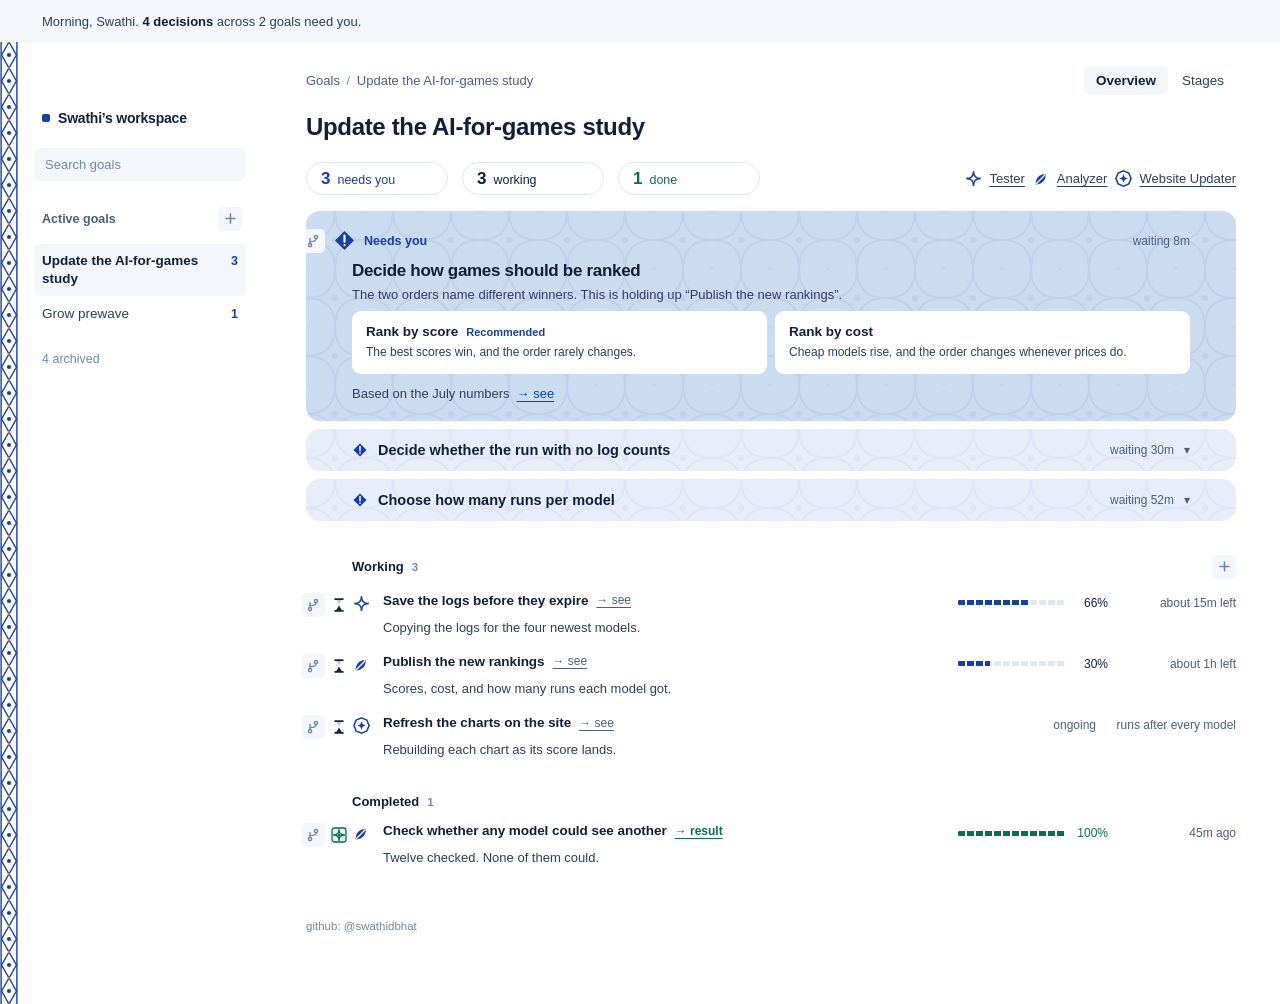
<file: index.html>
<!doctype html>
<html lang="en">
  <head>
    <meta charset="utf-8" />
    <meta name="viewport" content="width=device-width, initial-scale=1" />
    <title>Goal Cockpit Prototype</title>
    <link rel="stylesheet" href="src/styles.css" />
  </head>
  <body>
    <svg width="0" height="0" style="position:absolute" aria-hidden="true">
      <defs>
        <symbol id="g-you" viewBox="0 0 16 16">
          <path d="M8 1.4 14.6 8 8 14.6 1.4 8Z" fill="#1740a0" />
          <path d="M8 4.6v4.2M8 11.1v.1" stroke="#fff" stroke-width="1.5" stroke-linecap="round" />
        </symbol>
        <symbol id="g-motion" viewBox="0 0 16 16">
          <path d="M4.1 2.1h7.8M4.1 13.9h7.8" fill="none" stroke="#16233d" stroke-width="1.7" stroke-linecap="round" />
          <path d="M5.3 2.9h5.4L8 7.6Z" fill="#16233d" opacity=".26" />
          <path d="M5.3 13.1h5.4L8 8.4Z" fill="#16233d" />
        </symbol>
        <symbol id="g-done" viewBox="0 0 16 16">
          <rect x="1" y="1" width="14" height="14" rx="2.5" fill="#e4f0eb" stroke="#0f6b52" stroke-width="1.3" />
          <g fill="none" stroke="#0f6b52" stroke-width="1.3" stroke-linecap="round">
            <path d="M2.6 8Q8 8 8 2.6M8 2.6Q8 8 13.4 8M13.4 8Q8 8 8 13.4M8 13.4Q8 8 2.6 8" />
          </g>
          <circle cx="8" cy="8" r="1.3" fill="#0f6b52" />
        </symbol>
        <symbol id="t-rosette" viewBox="0 0 16 16">
          <g fill="none" stroke="#1740a0" stroke-width="1.3"><path d="M2 8Q8 8 8 2"/><path d="M8 2Q8 8 14 8"/><path d="M14 8Q8 8 8 14"/><path d="M8 14Q8 8 2 8"/></g>
        </symbol>
        <symbol id="t-leaf" viewBox="0 0 16 16">
          <path d="M3 13C3 7.5 6.2 4.3 11.7 4.3 11.7 9.8 8.5 13 3 13Z" fill="#1740a0"/>
          <path d="M3.4 12.6 11.3 4.7" stroke="#fff" stroke-width="1.1"/>
        </symbol>
        <symbol id="t-star" viewBox="0 0 16 16">
          <path d="M8 1.4 9.5 6.5 14.6 8 9.5 9.5 8 14.6 6.5 9.5 1.4 8 6.5 6.5Z" fill="#1740a0"/>
        </symbol>
        <symbol id="t-lattice" viewBox="0 0 16 16">
          <g fill="none" stroke="#1740a0" stroke-width="1.35"><path d="M8 1.8 14.2 8 8 14.2 1.8 8Z"/></g>
          <circle cx="8" cy="8" r="1.7" fill="#1740a0"/>
        </symbol>
        <symbol id="t-octagram" viewBox="0 0 16 16">
          <g fill="none" stroke="#1740a0" stroke-width="1.3"><path d="M8 1.6 12.5 3.5 14.4 8 12.5 12.5 8 14.4 3.5 12.5 1.6 8 3.5 3.5Z"/></g>
          <path d="M8 4.4 9 7 11.6 8 9 9 8 11.6 7 9 4.4 8 7 7Z" fill="#1740a0"/>
        </symbol>
        <symbol id="g-plus" viewBox="0 0 16 16"><path d="M8 3.2v9.6M3.2 8h9.6" /></symbol>
        <symbol id="g-branch" viewBox="0 0 16 16">
          <path d="M5 10.3V5.6" /><path d="M5 8.6c1.7 0 6-.4 6-2.9" />
          <circle cx="5" cy="12.1" r="1.6" /><circle cx="11" cy="4.1" r="1.6" />
        </symbol>
      </defs>
    </svg>

    <div class="workspace-bar"><p class="greeting" id="greeting"></p></div>

    <div class="frame">
    <div class="app">
      <aside class="sidebar">
        <div class="brand"><span class="mark"></span>Swathi’s workspace</div>
        <input class="goal-search" id="goalSearch" placeholder="Search goals" aria-label="Search goals" />
        <div class="side-head">
          <p class="label">Active goals</p>
          <button class="icon-add" id="addGoal" title="Add a goal" aria-label="Add a goal"><svg viewBox="0 0 16 16"><use href="#g-plus" /></svg></button>
        </div>
        <nav class="goals" id="goalList"></nav>
        <p class="side-empty" id="sideEmpty" style="display:none">No goals match.</p>
        <p class="archived">4 archived</p>
      </aside>

      <main>
        <div class="topline">
          <div class="crumbs">Goals <i>/</i> <span id="crumbGoal"></span><span id="crumbTail"></span></div>
          <div class="view-toggle"><button class="active" data-view="cockpit">Overview</button><button data-view="map">Stages</button></div>
        </div>
        <h1 id="goalTitle"></h1>

        <div class="summary">
          <button class="stat you" data-filter="you"><b id="decisionCount">0</b><span>needs you</span></button>
          <button class="stat live" data-filter="motion"><b id="workCount">0</b><span>working</span></button>
          <button class="stat settled" data-filter="complete"><b id="completeCount">0</b><span>done</span></button>
          <div class="team" id="agentRoster"></div>
        </div>

        <section class="pane" id="cockpit">
          <div id="decisionZone"></div>
          <div id="workList"></div>
        </section>

        <section class="map-view" id="mapView">
          <div class="flow">
            <svg class="edge-layer" id="edgeLayer"></svg>
            <div class="col"><p class="colhead label">Learn</p><div id="colLearn"></div></div>
            <div class="col"><p class="colhead label">Decide</p><div id="colDecide"></div></div>
            <div class="col"><p class="colhead label">Build</p><div id="colBuild"></div></div>
          </div>
          <aside class="panel">
            <p class="p-state"><span id="panelGlyph"></span><span id="panelWord"></span></p>
            <h2 id="nodeTitle"></h2>
            <div id="panelMeter"></div>
            <p class="copy" id="nodeCopy"></p>
            <p class="p-why" id="nodeReason"></p>
            <div id="panelDep"></div>
            <div id="panelOptions"></div>
            <div id="panelLatest"></div>
            <div id="panelResult"></div>
            <button class="panel-link p-add" id="branchFromNode">+ work</button>
          </aside>
        </section>

        <section class="chat-view" id="chatView">
          <div class="chat-top">
            <span id="chatAvatar"></span>
            <div class="chat-id"><h2 id="chatAgent"></h2><p id="chatContext"></p></div>
          </div>
          <div class="chat-thread" id="chatThread"></div>
          <div class="chat-composer">
            <input id="chatInput" aria-label="Message this agent" />
            <button class="primary" id="chatSend">Send</button>
          </div>
        </section>

        <p class="credit">github: @swathidbhat</p>
      </main>
    </div>
    </div>

    <div class="toast-wrap" id="toasts"></div>

    <div class="modal-backdrop" id="branchModal">
      <section class="modal" role="dialog" aria-modal="true" aria-labelledby="branchTitle">
        <div class="modal-top"><div><p class="label">Add work</p><h2 id="branchTitle">What do you want the agent to do?</h2></div><button class="close" data-close="branchModal">×</button></div>
        <p id="branchSource" class="source"></p>
        <p>It starts with everything the agents have worked out so far, then runs on its own, and stays visible on the goal.</p>
        <input id="branchName" />
        <p class="field-label label">What kind of work is it?</p>
        <div class="choices" id="branchKinds">
          <button class="choice selected" data-kind="Investigate"><b>Find something out</b><span>Look into a question before committing to anything.</span></button>
          <button class="choice" data-kind="Decide"><b>Get a decision</b><span>Put a choice in front of someone.</span></button>
          <button class="choice" data-kind="Create"><b>Make something</b><span>Produce a document, page, or draft.</span></button>
        </div>
        <div class="modal-footer"><button class="cancel" data-close="branchModal">Cancel</button><button class="primary" id="createBranch">+ work</button></div>
      </section>
    </div>

    <div class="modal-backdrop" id="proofModal">
      <section class="modal wide" role="dialog" aria-modal="true" aria-labelledby="proofTitle">
        <div class="modal-top"><div><p class="label">Completed work</p><h2 id="proofTitle"></h2></div><button class="close" data-close="proofModal">×</button></div>
        <div class="tabs" id="proofTabs">
          <button class="on" data-tab="result">Result</button>
          <button data-tab="reasoning">Reasoning</button>
          <button data-tab="sources">Sources</button>
        </div>
        <div class="tab-body" id="proofBody"></div>
      </section>
    </div>

    <script src="src/data.js"></script>
    <script src="src/app.js"></script>
  </body>
</html>
</file>
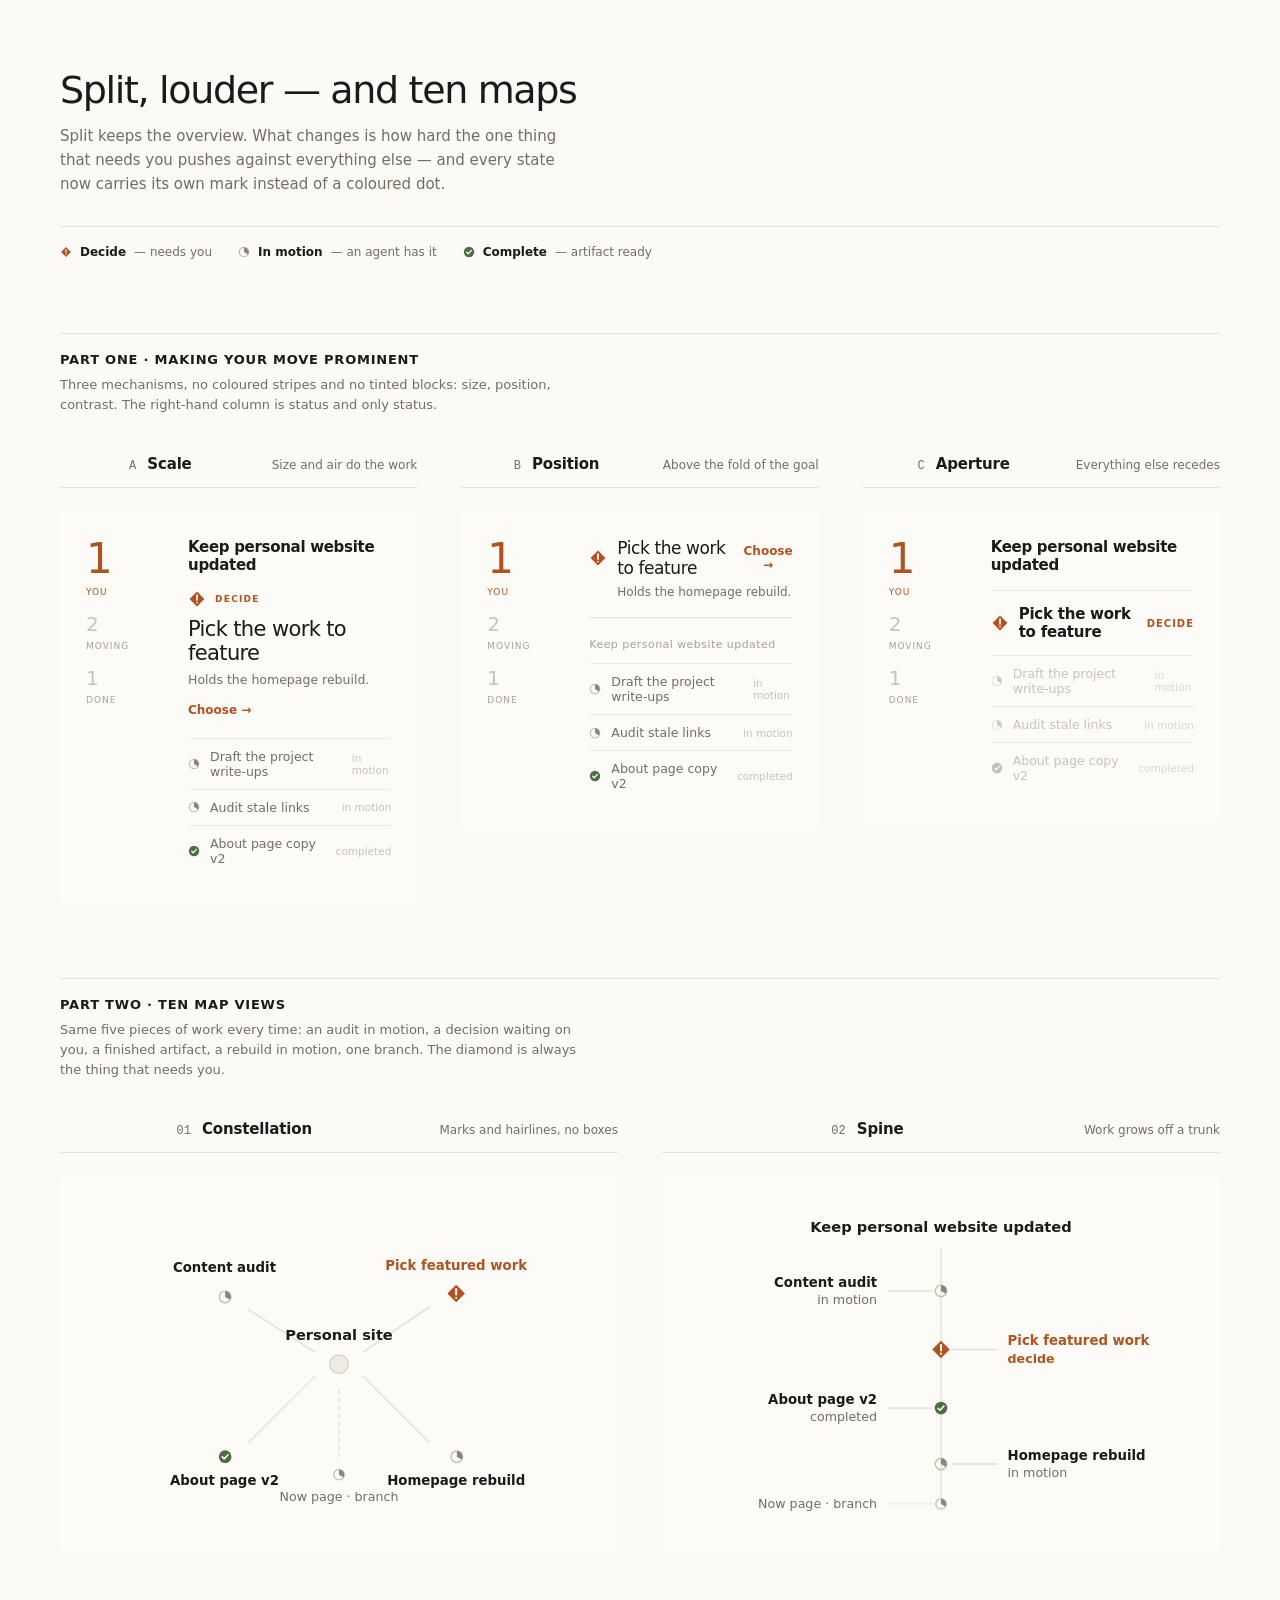
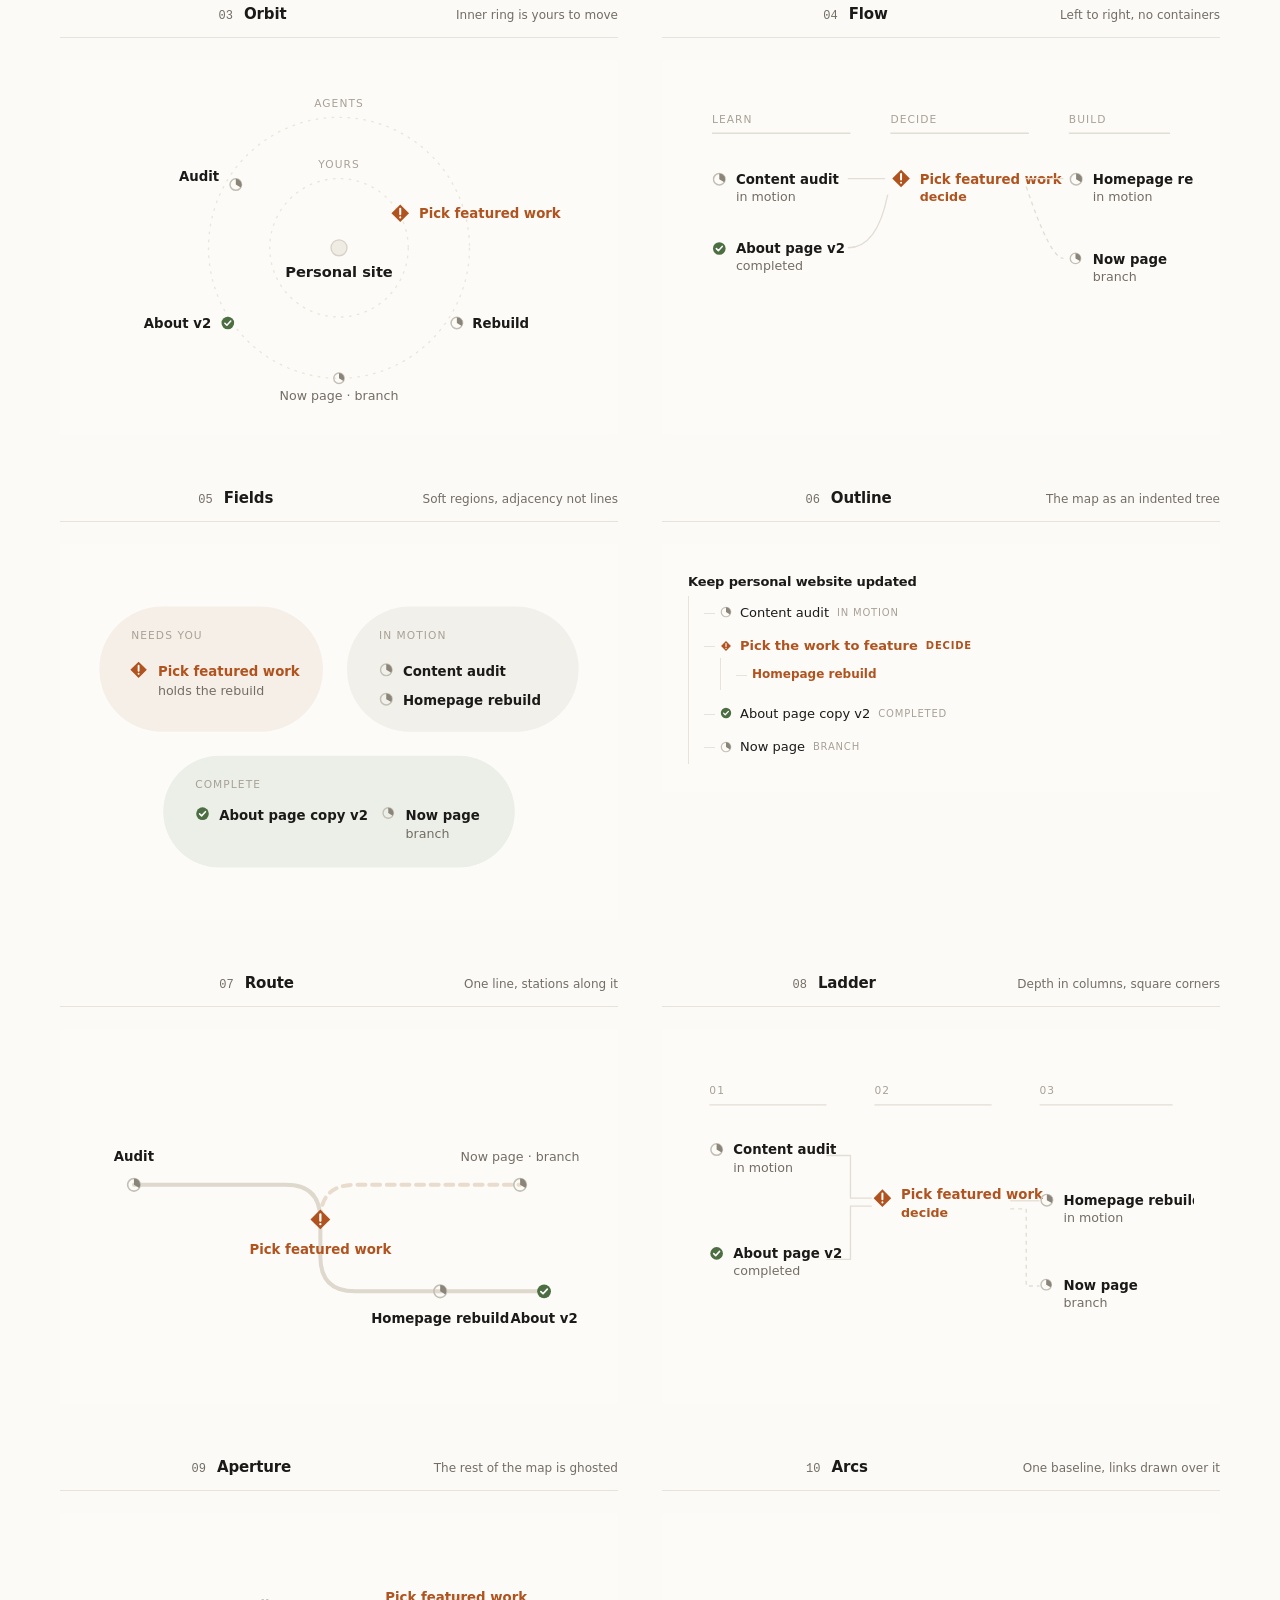
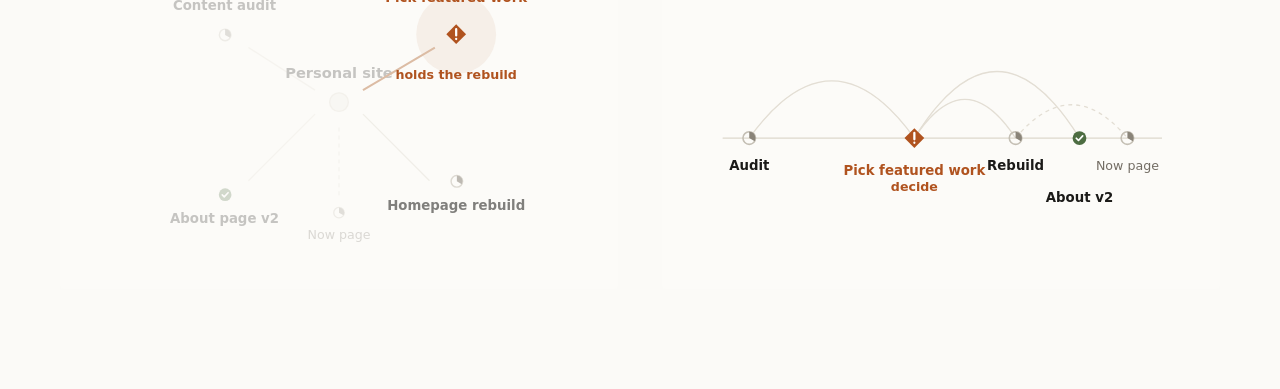
<file: directions-split-and-map.html>
<!doctype html>
<html lang="en">
  <head>
    <meta charset="utf-8" />
    <meta name="viewport" content="width=device-width, initial-scale=1" />
    <title>Split, refined · Ten map directions</title>
    <style>
      :root {
        --ink: #1b1a18;
        --soft: #736d64;
        --faint: #a8a196;
        --ghost: #c9c3b8;
        --rule: #e7e3da;
        --hair: #f0ece4;
        --paper: #fbfaf7;
        --clay: #b0531f;
        --moss: #4d6d42;
        --stone: #8a8479;
        --sans: Inter, ui-sans-serif, system-ui, -apple-system, "Segoe UI", sans-serif;
        --mono: ui-monospace, "SF Mono", Menlo, monospace;
      }
      * { box-sizing: border-box; }
      body { margin: 0; background: var(--paper); color: var(--ink); font-family: var(--sans); -webkit-font-smoothing: antialiased; }
      .page { max-width: 1240px; padding: 68px 40px 100px; margin: 0 auto; }
      h1 { margin: 0; font-size: 38px; font-weight: 500; letter-spacing: -.035em; }
      .lede { max-width: 520px; margin: 12px 0 0; color: var(--soft); font-size: 15px; line-height: 1.6; }
      .part { margin-top: 74px; padding-top: 18px; border-top: 1px solid var(--rule); }
      .part h2 { margin: 0; font-size: 13px; font-weight: 600; letter-spacing: .06em; text-transform: uppercase; }
      .part > p { max-width: 540px; margin: 8px 0 0; color: var(--soft); font-size: 13px; line-height: 1.55; }
      .grid { display: grid; gap: 54px 44px; margin-top: 40px; }
      .g3 { grid-template-columns: repeat(3, minmax(0, 1fr)); }
      .g2 { grid-template-columns: repeat(2, minmax(0, 1fr)); }
      .head { display: flex; align-items: baseline; gap: 11px; padding-bottom: 14px; border-bottom: 1px solid var(--rule); }
      .num { color: var(--ghost); font-family: var(--mono); font-size: 11px; }
      .head h3 { margin: 0; font-size: 15px; font-weight: 600; letter-spacing: -.01em; }
      .head > span { margin-left: auto; color: var(--soft); font-size: 12px; text-align: right; }
      .demo { padding: 28px 26px; margin-top: 22px; border-radius: 4px; background: #fcfbf8; }

      /* glyphs */
      .gl { flex: 0 0 auto; width: 12px; height: 12px; }
      .gl.lg { width: 18px; height: 18px; }
      .key { display: flex; gap: 26px; margin-top: 30px; padding-top: 18px; border-top: 1px solid var(--rule); }
      .key div { display: flex; align-items: center; gap: 8px; color: var(--soft); font-size: 12px; }
      .key b { color: var(--ink); font-weight: 550; }

      /* ---------- Split ---------- */
      .split { display: grid; grid-template-columns: 76px 1fr; gap: 26px; }
      .nums .n { padding-bottom: 15px; }
      .nums b { display: block; font-weight: 300; line-height: 1; letter-spacing: -.05em; }
      .nums span { font-size: 9px; letter-spacing: .11em; text-transform: uppercase; }
      .nums .you b { color: var(--clay); font-size: 42px; font-weight: 400; }
      .nums .you span { color: var(--clay); }
      .nums .rest b { color: var(--ghost); font-size: 20px; }
      .nums .rest span { color: var(--faint); }
      .title { margin: 0 0 16px; font-size: 15px; font-weight: 600; letter-spacing: -.02em; }
      .quiet { display: flex; align-items: center; gap: 10px; padding: 10px 0; border-top: 1px solid var(--hair); color: var(--soft); font-size: 12.5px; }
      .quiet small { margin-left: auto; color: var(--ghost); font-size: 10.5px; }
      .act { padding: 0; color: var(--clay); border: 0; background: none; font: inherit; font-size: 12px; font-weight: 600; cursor: pointer; }
      .act::after { content: " →"; }

      /* A — scale */
      .a-move { padding-bottom: 20px; }
      .a-move .top { display: flex; align-items: center; gap: 9px; }
      .a-move .kicker { color: var(--clay); font-size: 9px; font-weight: 700; letter-spacing: .14em; text-transform: uppercase; }
      .a-move b { display: block; margin: 9px 0 6px; font-size: 21px; font-weight: 500; letter-spacing: -.03em; line-height: 1.15; }
      .a-move p { margin: 0 0 12px; color: var(--soft); font-size: 12.5px; }

      /* B — position */
      .b-move { padding-bottom: 18px; margin-bottom: 20px; border-bottom: 1px solid var(--rule); }
      .b-move .row { display: flex; align-items: center; gap: 10px; }
      .b-move b { font-size: 17px; font-weight: 500; letter-spacing: -.025em; }
      .b-move .act { margin-left: auto; }
      .b-move p { margin: 7px 0 0 28px; color: var(--soft); font-size: 12px; }
      .b-title { margin: 0 0 12px; color: var(--faint); font-size: 11px; letter-spacing: .04em; }

      /* C — aperture */
      .c-list .quiet { color: var(--ghost); }
      .c-list .quiet small { color: #dbd6cc; }
      .c-list .quiet .gl { opacity: .38; }
      .c-move { display: flex; align-items: center; gap: 10px; padding: 14px 0; border-top: 1px solid var(--hair); font-size: 15px; font-weight: 550; letter-spacing: -.015em; }
      .c-move small { margin-left: auto; color: var(--clay); font-size: 10px; font-weight: 700; letter-spacing: .1em; text-transform: uppercase; }

      /* ---------- Maps ---------- */
      .map { display: block; width: 100%; height: auto; font-family: var(--sans); }
      .map text { font-size: 9.5px; fill: var(--soft); }
      .map .t-node { font-size: 10px; fill: var(--ink); font-weight: 550; }
      .map .t-goal { font-size: 11px; fill: var(--ink); font-weight: 600; }
      .map .t-you { fill: var(--clay); font-weight: 650; }
      .map .t-micro { font-size: 8px; fill: var(--faint); letter-spacing: .1em; }
      .map .wire { stroke: #e3ded4; stroke-width: 1; fill: none; }
      .map .wire-dash { stroke: #e3ded4; stroke-width: 1; fill: none; stroke-dasharray: 3 3; }
      .map .ring { fill: none; stroke: #ebe6dc; stroke-dasharray: 2 4; }

      /* 06 outline */
      .tree { font-size: 13px; line-height: 1.5; }
      .tree .root { font-weight: 600; letter-spacing: -.01em; }
      .tree ul { margin: 4px 0 0; padding-left: 15px; list-style: none; border-left: 1px solid var(--rule); }
      .tree li { position: relative; padding: 7px 0 7px 16px; }
      .tree li::before { content: ""; position: absolute; top: 17px; left: 0; width: 11px; height: 1px; background: var(--rule); }
      .tree .ln { display: flex; align-items: center; gap: 8px; }
      .tree em { font-style: normal; color: var(--faint); font-size: 10px; letter-spacing: .08em; text-transform: uppercase; }
      .tree .you .ln { color: var(--clay); font-weight: 600; }
      .tree .you em { color: var(--clay); }
      .tree .held { color: var(--soft); font-size: 12px; }
      .tree ul ul { margin-top: 2px; }

      @media (max-width: 1000px) { .g3, .g2 { grid-template-columns: 1fr; } .page { padding: 46px 22px 70px; } }
    </style>
  </head>
  <body>
    <svg width="0" height="0" style="position:absolute" aria-hidden="true">
      <defs>
        <symbol id="g-you" viewBox="0 0 16 16">
          <path d="M8 1.4 14.6 8 8 14.6 1.4 8Z" fill="#b0531f" />
          <path d="M8 4.6v4.2M8 11.1v.1" stroke="#fff" stroke-width="1.5" stroke-linecap="round" />
        </symbol>
        <symbol id="g-motion" viewBox="0 0 16 16">
          <circle cx="8" cy="8" r="6.3" fill="none" stroke="#c4bfb4" stroke-width="1.6" />
          <path d="M8 1.7a6.3 6.3 0 0 1 5.4 9.5L8 8Z" fill="#8a8479" />
        </symbol>
        <symbol id="g-done" viewBox="0 0 16 16">
          <circle cx="8" cy="8" r="6.9" fill="#4d6d42" />
          <path d="m4.8 8.2 2.2 2.2 4.2-4.6" fill="none" stroke="#fff" stroke-width="1.7" stroke-linecap="round" stroke-linejoin="round" />
        </symbol>
      </defs>
    </svg>

    <div class="page">
      <h1>Split, louder — and ten maps</h1>
      <p class="lede">Split keeps the overview. What changes is how hard the one thing that needs you pushes against everything else — and every state now carries its own mark instead of a coloured dot.</p>
      <div class="key">
        <div><svg class="gl"><use href="#g-you" /></svg><b>Decide</b> — needs you</div>
        <div><svg class="gl"><use href="#g-motion" /></svg><b>In motion</b> — an agent has it</div>
        <div><svg class="gl"><use href="#g-done" /></svg><b>Complete</b> — artifact ready</div>
      </div>

      <section class="part">
        <h2>Part one · Making your move prominent</h2>
        <p>Three mechanisms, no coloured stripes and no tinted blocks: size, position, contrast. The right-hand column is status and only status.</p>
        <div class="grid g3">

          <section>
            <div class="head"><span class="num">A</span><h3>Scale</h3><span>Size and air do the work</span></div>
            <div class="demo">
              <div class="split">
                <div class="nums">
                  <div class="n you"><b>1</b><span>you</span></div>
                  <div class="n rest"><b>2</b><span>moving</span></div>
                  <div class="n rest"><b>1</b><span>done</span></div>
                </div>
                <div>
                  <p class="title">Keep personal website updated</p>
                  <div class="a-move">
                    <div class="top"><svg class="gl lg"><use href="#g-you" /></svg><span class="kicker">Decide</span></div>
                    <b>Pick the work to feature</b>
                    <p>Holds the homepage rebuild.</p>
                    <button class="act">Choose</button>
                  </div>
                  <div class="quiet"><svg class="gl"><use href="#g-motion" /></svg>Draft the project write-ups<small>in motion</small></div>
                  <div class="quiet"><svg class="gl"><use href="#g-motion" /></svg>Audit stale links<small>in motion</small></div>
                  <div class="quiet"><svg class="gl"><use href="#g-done" /></svg>About page copy v2<small>completed</small></div>
                </div>
              </div>
            </div>
          </section>

          <section>
            <div class="head"><span class="num">B</span><h3>Position</h3><span>Above the fold of the goal</span></div>
            <div class="demo">
              <div class="split">
                <div class="nums">
                  <div class="n you"><b>1</b><span>you</span></div>
                  <div class="n rest"><b>2</b><span>moving</span></div>
                  <div class="n rest"><b>1</b><span>done</span></div>
                </div>
                <div>
                  <div class="b-move">
                    <div class="row"><svg class="gl lg"><use href="#g-you" /></svg><b>Pick the work to feature</b><button class="act">Choose</button></div>
                    <p>Holds the homepage rebuild.</p>
                  </div>
                  <p class="b-title">Keep personal website updated</p>
                  <div class="quiet"><svg class="gl"><use href="#g-motion" /></svg>Draft the project write-ups<small>in motion</small></div>
                  <div class="quiet"><svg class="gl"><use href="#g-motion" /></svg>Audit stale links<small>in motion</small></div>
                  <div class="quiet"><svg class="gl"><use href="#g-done" /></svg>About page copy v2<small>completed</small></div>
                </div>
              </div>
            </div>
          </section>

          <section>
            <div class="head"><span class="num">C</span><h3>Aperture</h3><span>Everything else recedes</span></div>
            <div class="demo">
              <div class="split">
                <div class="nums">
                  <div class="n you"><b>1</b><span>you</span></div>
                  <div class="n rest"><b>2</b><span>moving</span></div>
                  <div class="n rest"><b>1</b><span>done</span></div>
                </div>
                <div class="c-list">
                  <p class="title">Keep personal website updated</p>
                  <div class="c-move"><svg class="gl lg"><use href="#g-you" /></svg>Pick the work to feature<small>decide</small></div>
                  <div class="quiet"><svg class="gl"><use href="#g-motion" /></svg>Draft the project write-ups<small>in motion</small></div>
                  <div class="quiet"><svg class="gl"><use href="#g-motion" /></svg>Audit stale links<small>in motion</small></div>
                  <div class="quiet"><svg class="gl"><use href="#g-done" /></svg>About page copy v2<small>completed</small></div>
                </div>
              </div>
            </div>
          </section>
        </div>
      </section>

      <section class="part">
        <h2>Part two · Ten map views</h2>
        <p>Same five pieces of work every time: an audit in motion, a decision waiting on you, a finished artifact, a rebuild in motion, one branch. The diamond is always the thing that needs you.</p>
        <div class="grid g2">

          <section>
            <div class="head"><span class="num">01</span><h3>Constellation</h3><span>Marks and hairlines, no boxes</span></div>
            <div class="demo">
              <svg class="map" viewBox="0 0 380 240">
                <line class="wire" x1="122" y1="80" x2="172" y2="112" /><line class="wire" x1="258" y1="78" x2="208" y2="112" />
                <line class="wire" x1="122" y1="180" x2="172" y2="130" /><line class="wire" x1="258" y1="180" x2="208" y2="130" />
                <line class="wire-dash" x1="190" y1="140" x2="190" y2="194" />
                <circle cx="190" cy="121" r="7" fill="#efece4" stroke="#d8d2c6" />
                <text class="t-goal" x="190" y="103" text-anchor="middle">Personal site</text>
                <use href="#g-motion" x="99" y="65" width="11" height="11" /><text class="t-node" x="104" y="52" text-anchor="middle">Content audit</text>
                <use href="#g-you" x="270" y="60" width="16" height="16" /><text class="t-node t-you" x="278" y="50" text-anchor="middle">Pick featured work</text>
                <use href="#g-done" x="99" y="185" width="11" height="11" /><text class="t-node" x="104" y="212" text-anchor="middle">About page v2</text>
                <use href="#g-motion" x="273" y="185" width="11" height="11" /><text class="t-node" x="278" y="212" text-anchor="middle">Homepage rebuild</text>
                <use href="#g-motion" x="185" y="199" width="10" height="10" /><text x="190" y="224" text-anchor="middle">Now page · branch</text>
              </svg>
            </div>
          </section>

          <section>
            <div class="head"><span class="num">02</span><h3>Spine</h3><span>Work grows off a trunk</span></div>
            <div class="demo">
              <svg class="map" viewBox="0 0 380 240">
                <text class="t-goal" x="190" y="22" text-anchor="middle">Keep personal website updated</text>
                <line class="wire" x1="190" y1="34" x2="190" y2="222" />
                <line class="wire" x1="184" y1="66" x2="150" y2="66" /><text class="t-node" x="142" y="63" text-anchor="end">Content audit</text><text x="142" y="76" text-anchor="end">in motion</text>
                <line class="wire" x1="198" y1="110" x2="232" y2="110" /><text class="t-node t-you" x="240" y="107">Pick featured work</text><text class="t-you" x="240" y="120">decide</text>
                <line class="wire" x1="184" y1="154" x2="150" y2="154" /><text class="t-node" x="142" y="151" text-anchor="end">About page v2</text><text x="142" y="164" text-anchor="end">completed</text>
                <line class="wire" x1="198" y1="196" x2="232" y2="196" /><text class="t-node" x="240" y="193">Homepage rebuild</text><text x="240" y="206">in motion</text>
                <line class="wire-dash" x1="184" y1="226" x2="150" y2="226" /><text x="142" y="229" text-anchor="end">Now page · branch</text>
                <use href="#g-motion" x="184.5" y="60.5" width="11" height="11" />
                <use href="#g-you" x="182" y="102" width="16" height="16" />
                <use href="#g-done" x="184.5" y="148.5" width="11" height="11" />
                <use href="#g-motion" x="184.5" y="190.5" width="11" height="11" />
                <use href="#g-motion" x="185" y="221" width="10" height="10" />
              </svg>
            </div>
          </section>

          <section>
            <div class="head"><span class="num">03</span><h3>Orbit</h3><span>Inner ring is yours to move</span></div>
            <div class="demo">
              <svg class="map" viewBox="0 0 380 240">
                <circle class="ring" cx="190" cy="120" r="52" /><circle class="ring" cx="190" cy="120" r="98" />
                <text class="t-micro" x="190" y="60" text-anchor="middle">YOURS</text>
                <text class="t-micro" x="190" y="14" text-anchor="middle">AGENTS</text>
                <circle cx="190" cy="120" r="6" fill="#efece4" stroke="#d8d2c6" />
                <text class="t-goal" x="190" y="142" text-anchor="middle">Personal site</text>
                <use href="#g-you" x="228" y="86" width="16" height="16" /><text class="t-node t-you" x="250" y="98">Pick featured work</text>
                <use href="#g-motion" x="107" y="67" width="11" height="11" /><text class="t-node" x="100" y="70" text-anchor="end">Audit</text>
                <use href="#g-motion" x="273" y="171" width="11" height="11" /><text class="t-node" x="290" y="180">Rebuild</text>
                <use href="#g-done" x="101" y="171" width="11" height="11" /><text class="t-node" x="94" y="180" text-anchor="end">About v2</text>
                <use href="#g-motion" x="185" y="213" width="10" height="10" /><text x="190" y="234" text-anchor="middle">Now page · branch</text>
              </svg>
            </div>
          </section>

          <section>
            <div class="head"><span class="num">04</span><h3>Flow</h3><span>Left to right, no containers</span></div>
            <div class="demo">
              <svg class="map" viewBox="0 0 380 240">
                <text class="t-micro" x="18" y="26">LEARN</text><text class="t-micro" x="152" y="26">DECIDE</text><text class="t-micro" x="286" y="26">BUILD</text>
                <line class="wire" x1="18" y1="34" x2="122" y2="34" /><line class="wire" x1="152" y1="34" x2="256" y2="34" /><line class="wire" x1="286" y1="34" x2="362" y2="34" />
                <use href="#g-motion" x="18" y="63" width="11" height="11" /><text class="t-node" x="36" y="72">Content audit</text><text x="36" y="85">in motion</text>
                <use href="#g-done" x="18" y="115" width="11" height="11" /><text class="t-node" x="36" y="124">About page v2</text><text x="36" y="137">completed</text>
                <use href="#g-you" x="152" y="60" width="16" height="16" /><text class="t-node t-you" x="174" y="72">Pick featured work</text><text class="t-you" x="174" y="85">decide</text>
                <use href="#g-motion" x="286" y="63" width="11" height="11" /><text class="t-node" x="304" y="72">Homepage rebuild</text><text x="304" y="85">in motion</text>
                <use href="#g-motion" x="286" y="123" width="10" height="10" /><text class="t-node" x="304" y="132">Now page</text><text x="304" y="145">branch</text>
                <path class="wire" d="M120 68 L148 68" /><path class="wire" d="M254 68 L282 68" /><path class="wire-dash" d="M254 74 Q272 128 282 128" />
                <path class="wire" d="M120 120 Q142 120 150 80" />
              </svg>
            </div>
          </section>

          <section>
            <div class="head"><span class="num">05</span><h3>Fields</h3><span>Soft regions, adjacency not lines</span></div>
            <div class="demo">
              <svg class="map" viewBox="0 0 380 240">
                <rect x="10" y="26" width="168" height="94" rx="47" fill="#f6efe8" />
                <rect x="196" y="26" width="174" height="94" rx="47" fill="#f1f0ea" />
                <rect x="58" y="138" width="264" height="84" rx="42" fill="#ebefe8" />
                <text class="t-micro" x="34" y="50" fill="#b0531f">NEEDS YOU</text>
                <text class="t-micro" x="220" y="50">IN MOTION</text>
                <text class="t-micro" x="82" y="162">COMPLETE</text>
                <use href="#g-you" x="32" y="66" width="15" height="15" /><text class="t-node t-you" x="54" y="78">Pick featured work</text><text x="54" y="92" fill="#a3714f">holds the rebuild</text>
                <use href="#g-motion" x="220" y="68" width="11" height="11" /><text class="t-node" x="238" y="78">Content audit</text>
                <use href="#g-motion" x="220" y="90" width="11" height="11" /><text class="t-node" x="238" y="100">Homepage rebuild</text>
                <use href="#g-done" x="82" y="176" width="11" height="11" /><text class="t-node" x="100" y="186">About page copy v2</text>
                <use href="#g-motion" x="222" y="176" width="10" height="10" /><text class="t-node" x="240" y="186">Now page</text><text x="240" y="200">branch</text>
              </svg>
            </div>
          </section>

          <section>
            <div class="head"><span class="num">06</span><h3>Outline</h3><span>The map as an indented tree</span></div>
            <div class="demo">
              <div class="tree">
                <div class="root">Keep personal website updated</div>
                <ul>
                  <li><span class="ln"><svg class="gl"><use href="#g-motion" /></svg>Content audit <em>in motion</em></span></li>
                  <li class="you"><span class="ln"><svg class="gl"><use href="#g-you" /></svg>Pick the work to feature <em>decide</em></span>
                    <ul><li><span class="ln held">Homepage rebuild</span></li></ul>
                  </li>
                  <li><span class="ln"><svg class="gl"><use href="#g-done" /></svg>About page copy v2 <em>completed</em></span></li>
                  <li><span class="ln"><svg class="gl"><use href="#g-motion" /></svg>Now page <em>branch</em></span></li>
                </ul>
              </div>
            </div>
          </section>

          <section>
            <div class="head"><span class="num">07</span><h3>Route</h3><span>One line, stations along it</span></div>
            <div class="demo">
              <svg class="map" viewBox="0 0 380 240">
                <path d="M36 96 L150 96 Q176 96 176 122 L176 150 Q176 176 202 176 L344 176" fill="none" stroke="#ded8cd" stroke-width="3" stroke-linecap="round" />
                <path d="M176 122 Q176 96 202 96 L326 96" fill="none" stroke="#e9dccd" stroke-width="3" stroke-linecap="round" stroke-dasharray="6 5" />
                <use href="#g-motion" x="30" y="90" width="12" height="12" /><text class="t-node" x="36" y="78" text-anchor="middle">Audit</text>
                <use href="#g-you" x="167" y="113" width="18" height="18" /><text class="t-node t-you" x="176" y="148" text-anchor="middle">Pick featured work</text>
                <use href="#g-motion" x="260" y="170" width="12" height="12" /><text class="t-node" x="266" y="200" text-anchor="middle">Homepage rebuild</text>
                <use href="#g-done" x="338" y="170" width="12" height="12" /><text class="t-node" x="344" y="200" text-anchor="middle">About v2</text>
                <use href="#g-motion" x="320" y="90" width="12" height="12" /><text x="326" y="78" text-anchor="middle">Now page · branch</text>
              </svg>
            </div>
          </section>

          <section>
            <div class="head"><span class="num">08</span><h3>Ladder</h3><span>Depth in columns, square corners</span></div>
            <div class="demo">
              <svg class="map" viewBox="0 0 380 240">
                <text class="t-micro" x="16" y="28">01</text><text class="t-micro" x="140" y="28">02</text><text class="t-micro" x="264" y="28">03</text>
                <line class="wire" x1="16" y1="36" x2="104" y2="36" /><line class="wire" x1="140" y1="36" x2="228" y2="36" /><line class="wire" x1="264" y1="36" x2="364" y2="36" />
                <path class="wire" d="M104 74 L122 74 L122 106 L138 106" />
                <path class="wire" d="M104 152 L122 152 L122 112 L138 112" />
                <path class="wire" d="M242 108 L264 108" />
                <path class="wire-dash" d="M242 114 L254 114 L254 172 L264 172" />
                <use href="#g-motion" x="16" y="64" width="11" height="11" /><text class="t-node" x="34" y="73">Content audit</text><text x="34" y="86">in motion</text>
                <use href="#g-done" x="16" y="142" width="11" height="11" /><text class="t-node" x="34" y="151">About page v2</text><text x="34" y="164">completed</text>
                <use href="#g-you" x="138" y="98" width="16" height="16" /><text class="t-node t-you" x="160" y="107">Pick featured work</text><text class="t-you" x="160" y="120">decide</text>
                <use href="#g-motion" x="264" y="102" width="11" height="11" /><text class="t-node" x="282" y="111">Homepage rebuild</text><text x="282" y="124">in motion</text>
                <use href="#g-motion" x="264" y="166" width="10" height="10" /><text class="t-node" x="282" y="175">Now page</text><text x="282" y="188">branch</text>
              </svg>
            </div>
          </section>

          <section>
            <div class="head"><span class="num">09</span><h3>Aperture</h3><span>The rest of the map is ghosted</span></div>
            <div class="demo">
              <svg class="map" viewBox="0 0 380 240">
                <g opacity=".24">
                  <line class="wire" x1="122" y1="80" x2="172" y2="112" /><line class="wire" x1="122" y1="180" x2="172" y2="130" /><line class="wire-dash" x1="190" y1="140" x2="190" y2="194" />
                  <use href="#g-motion" x="99" y="65" width="11" height="11" /><text class="t-node" x="104" y="52" text-anchor="middle">Content audit</text>
                  <use href="#g-done" x="99" y="185" width="11" height="11" /><text class="t-node" x="104" y="212" text-anchor="middle">About page v2</text>
                  <use href="#g-motion" x="185" y="199" width="10" height="10" /><text x="190" y="224" text-anchor="middle">Now page</text>
                  <circle cx="190" cy="121" r="7" fill="#efece4" stroke="#d8d2c6" /><text class="t-goal" x="190" y="103" text-anchor="middle">Personal site</text>
                </g>
                <circle cx="278" cy="70" r="30" fill="#f6efe8" />
                <line x1="208" y1="112" x2="262" y2="80" stroke="#dcbca4" stroke-width="1.5" />
                <line class="wire" x1="258" y1="180" x2="208" y2="130" opacity=".45" />
                <use href="#g-you" x="269" y="61" width="18" height="18" />
                <text class="t-node t-you" x="278" y="46" text-anchor="middle">Pick featured work</text>
                <text class="t-you" x="278" y="104" text-anchor="middle">holds the rebuild</text>
                <use href="#g-motion" x="273" y="175" width="11" height="11" opacity=".55" /><text class="t-node" x="278" y="202" text-anchor="middle" opacity=".55">Homepage rebuild</text>
              </svg>
            </div>
          </section>

          <section>
            <div class="head"><span class="num">10</span><h3>Arcs</h3><span>One baseline, links drawn over it</span></div>
            <div class="demo">
              <svg class="map" viewBox="0 0 380 240">
                <path class="wire" d="M46 148 Q108 62 170 148" /><path class="wire" d="M170 148 Q232 48 294 148" />
                <path class="wire" d="M170 148 Q208 90 246 148" /><path class="wire-dash" d="M246 148 Q288 98 330 148" />
                <line x1="26" y1="148" x2="356" y2="148" stroke="#ded8cd" stroke-width="1" />
                <use href="#g-motion" x="40" y="142" width="12" height="12" /><text class="t-node" x="46" y="172" text-anchor="middle">Audit</text>
                <use href="#g-you" x="161" y="139" width="18" height="18" /><text class="t-node t-you" x="170" y="176" text-anchor="middle">Pick featured work</text><text class="t-you" x="170" y="188" text-anchor="middle">decide</text>
                <use href="#g-motion" x="240" y="142" width="12" height="12" /><text class="t-node" x="246" y="172" text-anchor="middle">Rebuild</text>
                <use href="#g-done" x="288" y="142" width="12" height="12" /><text class="t-node" x="294" y="196" text-anchor="middle">About v2</text>
                <use href="#g-motion" x="324" y="142" width="12" height="12" /><text x="330" y="172" text-anchor="middle">Now page</text>
              </svg>
            </div>
          </section>
        </div>
      </section>
    </div>
  </body>
</html>
</file>
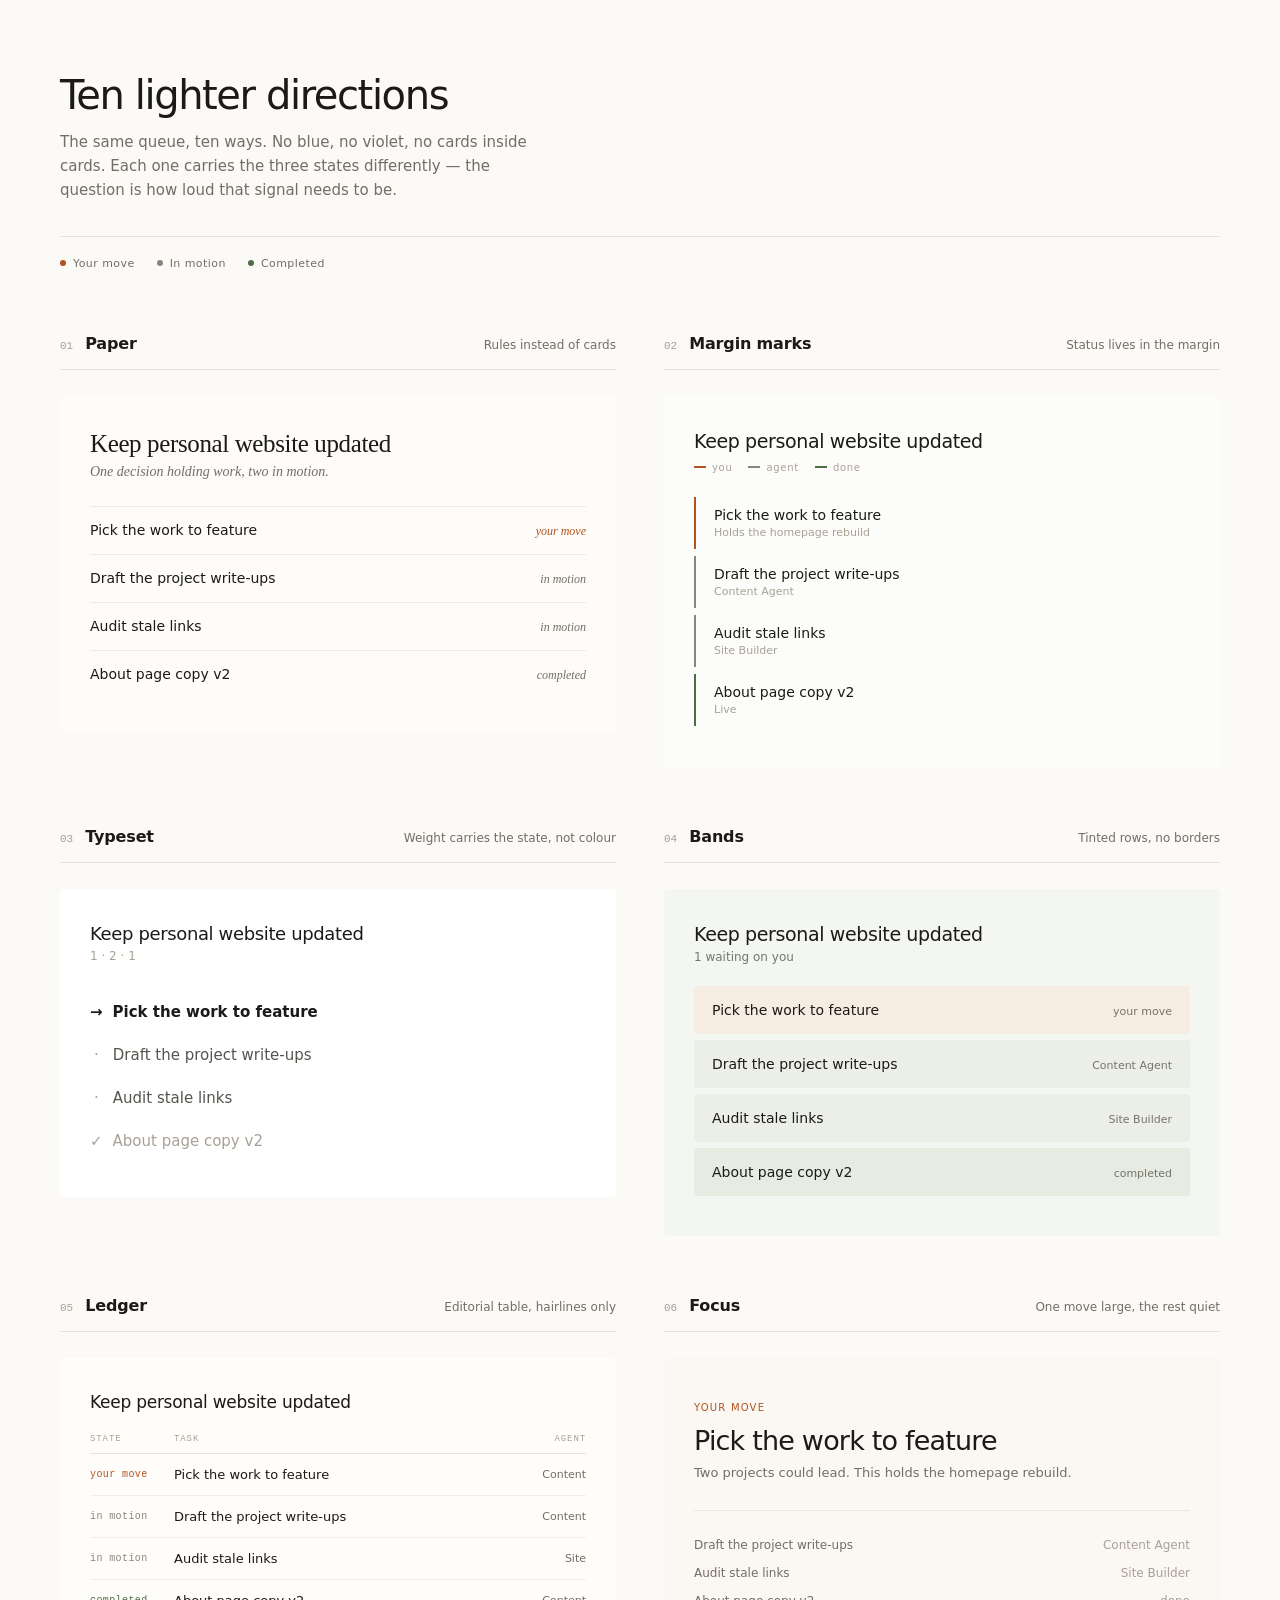
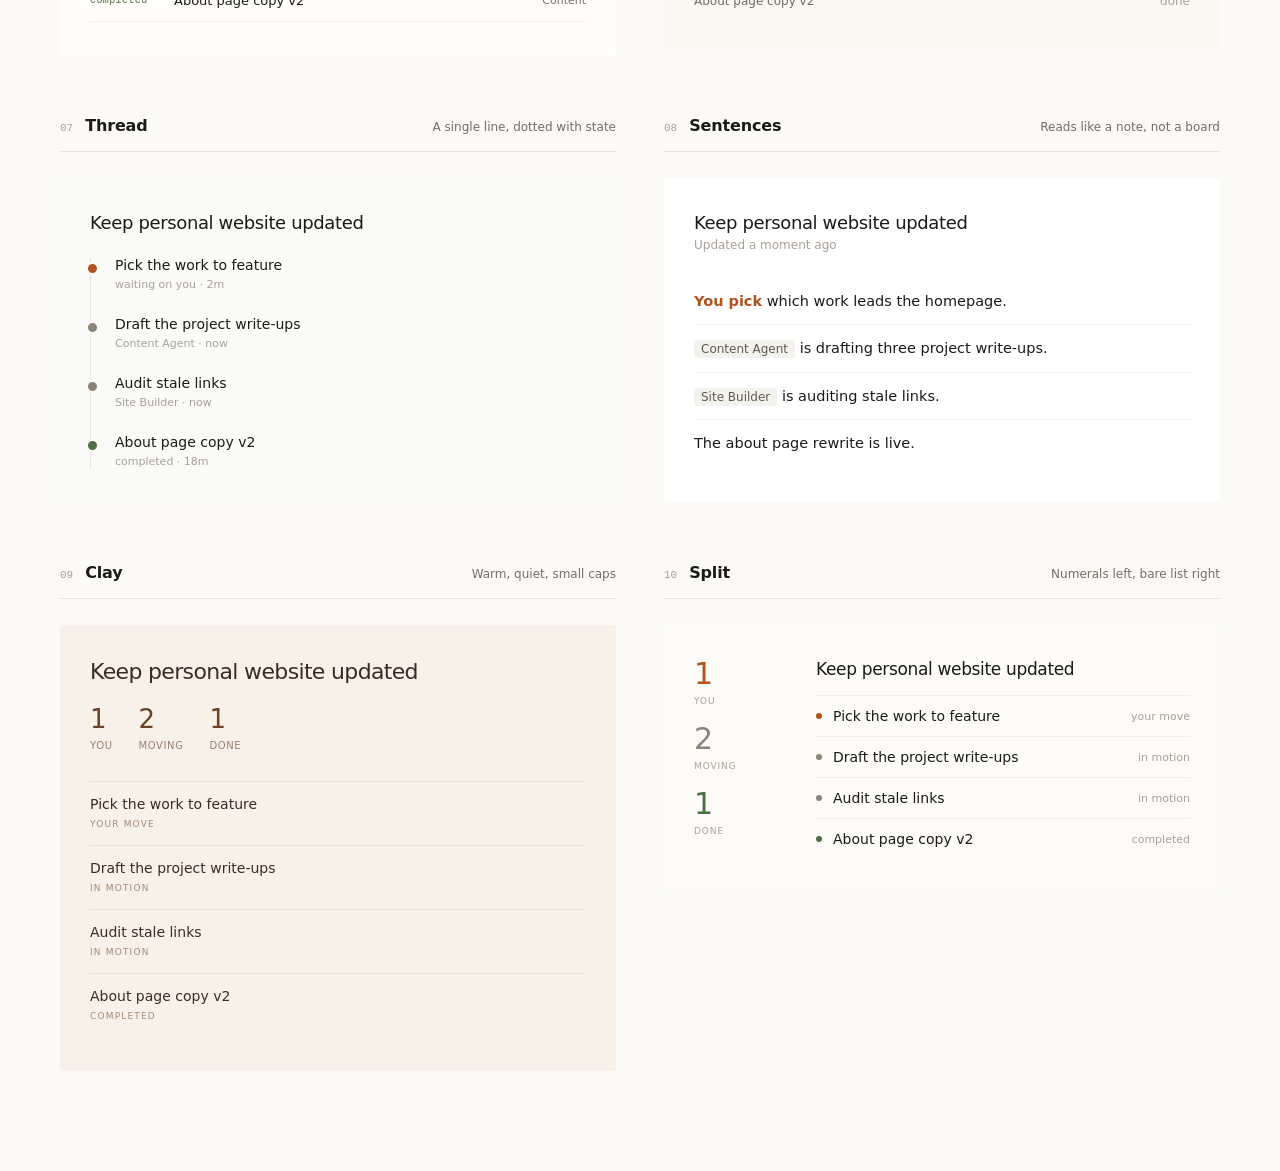
<file: directions-ten-aesthetics.html>
<!doctype html>
<html lang="en">
  <head>
    <meta charset="utf-8" />
    <meta name="viewport" content="width=device-width, initial-scale=1" />
    <title>Ten Aesthetic Directions</title>
    <style>
      :root {
        --ink: #1b1a18;
        --soft: #736d64;
        --faint: #a8a196;
        --rule: #e7e3da;
        --paper: #fbfaf7;
        --clay: #b0531f;
        --moss: #4d6d42;
        --stone: #8a8479;
        --serif: ui-serif, "Iowan Old Style", Georgia, serif;
        --sans: Inter, ui-sans-serif, system-ui, -apple-system, "Segoe UI", sans-serif;
        --mono: ui-monospace, "SF Mono", Menlo, monospace;
      }
      * { box-sizing: border-box; }
      body { margin: 0; background: var(--paper); color: var(--ink); font-family: var(--sans); -webkit-font-smoothing: antialiased; }
      .page { max-width: 1240px; padding: 72px 40px 100px; margin: 0 auto; }
      header h1 { margin: 0; font-size: 40px; font-weight: 500; letter-spacing: -.035em; }
      header p { max-width: 480px; margin: 12px 0 0; color: var(--soft); font-size: 15px; line-height: 1.6; }
      .legend { display: flex; gap: 22px; margin-top: 34px; padding-top: 20px; border-top: 1px solid var(--rule); color: var(--soft); font-size: 11px; letter-spacing: .04em; }
      .legend i { display: inline-block; width: 6px; height: 6px; margin-right: 7px; border-radius: 50%; vertical-align: 1px; }
      .grid { display: grid; grid-template-columns: repeat(2, minmax(0, 1fr)); gap: 60px 48px; margin-top: 64px; }
      .opt-head { display: flex; align-items: baseline; gap: 12px; padding-bottom: 16px; border-bottom: 1px solid var(--rule); }
      .num { color: var(--faint); font-family: var(--mono); font-size: 11px; }
      .opt-head h2 { margin: 0; font-size: 16px; font-weight: 600; letter-spacing: -.01em; }
      .opt-head p { margin: 0 0 0 auto; color: var(--soft); font-size: 12px; }
      .demo { padding: 34px 30px; margin-top: 26px; border-radius: 4px; }
      .demo h3 { margin: 0; font-weight: 500; }
      .micro { font-size: 10px; letter-spacing: .12em; text-transform: uppercase; color: var(--faint); }

      /* 01 — Paper */
      .d1 { background: #fdfcf9; }
      .d1 h3 { font-family: var(--serif); font-size: 25px; letter-spacing: -.015em; }
      .d1 .sum { margin: 6px 0 26px; color: var(--soft); font-family: var(--serif); font-size: 14px; font-style: italic; }
      .d1 .row { display: flex; align-items: baseline; justify-content: space-between; gap: 20px; padding: 15px 0; border-top: 1px solid #efece4; }
      .d1 .row span { font-size: 14px; }
      .d1 .row em { color: var(--soft); font-family: var(--serif); font-size: 12px; font-style: italic; white-space: nowrap; }
      .d1 .row em.you { color: var(--clay); }

      /* 02 — Margin marks */
      .d2 { background: #fcfcfa; }
      .d2 h3 { font-size: 19px; letter-spacing: -.02em; }
      .d2 .key { display: flex; gap: 16px; margin: 10px 0 24px; color: var(--faint); font-size: 10px; letter-spacing: .07em; }
      .d2 .key b { font-weight: 500; }
      .d2 .key i { display: inline-block; width: 12px; height: 2px; margin-right: 6px; vertical-align: 3px; }
      .d2 .row { margin-bottom: 7px; padding: 10px 0 10px 18px; border-left: 2px solid transparent; font-size: 14px; }
      .d2 .row small { display: block; margin-top: 3px; color: var(--faint); font-size: 11px; }
      .d2 .row.you { border-color: var(--clay); }.d2 .row.motion { border-color: var(--stone); }.d2 .row.done { border-color: var(--moss); }

      /* 03 — Typeset */
      .d3 { background: #fff; }
      .d3 h3 { font-size: 18px; letter-spacing: -.02em; }
      .d3 .sum { margin: 5px 0 28px; color: var(--faint); font-size: 12px; }
      .d3 ul { margin: 0; padding: 0; list-style: none; }
      .d3 li { padding: 11px 0; font-size: 15px; line-height: 1.4; }
      .d3 li.you { font-weight: 600; }
      .d3 li.you::before { content: "→"; margin-right: 10px; color: var(--ink); }
      .d3 li.motion { color: #57534e; }
      .d3 li.motion::before { content: "·"; margin-right: 14px; margin-left: 4px; color: var(--faint); }
      .d3 li.done { color: var(--faint); }
      .d3 li.done::before { content: "✓"; margin-right: 10px; }

      /* 04 — Bands */
      .d4 { background: #f4f6f1; }
      .d4 h3 { font-size: 19px; letter-spacing: -.02em; }
      .d4 .sum { margin: 5px 0 22px; color: #6f7a68; font-size: 12px; }
      .d4 .band { display: flex; align-items: baseline; justify-content: space-between; gap: 16px; margin-bottom: 6px; padding: 16px 18px; border-radius: 3px; font-size: 14px; }
      .d4 .band small { color: #77726a; font-size: 11px; }
      .d4 .you { background: #f7ece2; }.d4 .motion { background: #ecefe8; }.d4 .done { background: #e6ece1; }

      /* 05 — Ledger */
      .d5 { background: #fffdf9; }
      .d5 h3 { font-size: 17px; letter-spacing: -.015em; }
      .d5 table { width: 100%; margin-top: 22px; border-collapse: collapse; }
      .d5 th { padding: 0 0 9px; color: var(--faint); text-align: left; border-bottom: 1px solid var(--rule); font-family: var(--mono); font-size: 9px; font-weight: 400; letter-spacing: .1em; text-transform: uppercase; }
      .d5 td { padding: 13px 0; border-bottom: 1px solid #f2efe8; font-size: 13px; }
      .d5 td.state { width: 84px; font-family: var(--mono); font-size: 10px; letter-spacing: .04em; }
      .d5 td.who { width: 108px; color: var(--soft); font-size: 11px; text-align: right; }
      .d5 .you { color: var(--clay); }.d5 .motion { color: var(--stone); }.d5 .done { color: var(--moss); }

      /* 06 — Focus */
      .d6 { background: #fbf7f2; }
      .d6 .micro { color: var(--clay); }
      .d6 .hero { margin: 12px 0 8px; font-size: 27px; font-weight: 450; letter-spacing: -.03em; line-height: 1.2; }
      .d6 .why { margin: 0 0 30px; color: var(--soft); font-size: 13px; }
      .d6 .rest { padding-top: 20px; border-top: 1px solid #eee6dc; }
      .d6 .rest div { display: flex; justify-content: space-between; padding: 7px 0; color: var(--soft); font-size: 12px; }
      .d6 .rest span { color: var(--faint); }

      /* 07 — Timeline */
      .d7 { background: #fafaf8; }
      .d7 h3 { font-size: 18px; letter-spacing: -.02em; margin-bottom: 24px; }
      .d7 .line { position: relative; padding-left: 24px; border-left: 1px solid var(--rule); }
      .d7 .ev { position: relative; padding: 0 0 24px; }
      .d7 .ev:last-child { padding-bottom: 0; }
      .d7 .ev::before { content: ""; position: absolute; top: 5px; left: -29px; width: 9px; height: 9px; border: 2px solid #fafaf8; border-radius: 50%; }
      .d7 .ev.you::before { background: var(--clay); }.d7 .ev.motion::before { background: var(--stone); }.d7 .ev.done::before { background: var(--moss); }
      .d7 .ev b { display: block; font-size: 14px; font-weight: 500; }
      .d7 .ev small { color: var(--faint); font-size: 11px; }

      /* 08 — Sentences */
      .d8 { background: #fff; }
      .d8 h3 { font-size: 18px; letter-spacing: -.02em; }
      .d8 .sum { margin: 5px 0 26px; color: var(--faint); font-size: 12px; }
      .d8 .say { padding: 12px 0; font-size: 14.5px; line-height: 1.55; }
      .d8 .say + .say { border-top: 1px solid #f3f1ec; }
      .d8 .who { padding: 2px 7px; border-radius: 3px; background: #f4f2ed; color: #5f5a52; font-size: 12px; }
      .d8 .ask { color: var(--clay); font-weight: 550; }

      /* 09 — Clay */
      .d9 { background: #f8f1ea; }
      .d9 h3 { font-size: 22px; font-weight: 450; letter-spacing: -.03em; color: #3a2c22; }
      .d9 .counts { display: flex; gap: 26px; margin: 20px 0 28px; }
      .d9 .counts div b { display: block; font-size: 26px; font-weight: 400; letter-spacing: -.04em; color: #6b4226; }
      .d9 .counts div span { color: #96806e; font-size: 10px; letter-spacing: .06em; text-transform: uppercase; }
      .d9 .item { padding: 14px 0; border-top: 1px solid #ece0d4; }
      .d9 .item b { display: block; font-size: 14px; font-weight: 500; color: #3a2c22; }
      .d9 .item span { color: #a08a76; font-size: 9px; letter-spacing: .13em; text-transform: uppercase; }

      /* 10 — Split */
      .d10 { display: grid; grid-template-columns: 92px 1fr; gap: 30px; background: #fcfbf8; }
      .d10 .nums div { padding-bottom: 16px; }
      .d10 .nums b { display: block; font-size: 30px; font-weight: 300; letter-spacing: -.05em; line-height: 1; }
      .d10 .nums span { color: var(--faint); font-size: 9px; letter-spacing: .1em; text-transform: uppercase; }
      .d10 .nums .c-you b { color: var(--clay); }.d10 .nums .c-motion b { color: var(--stone); }.d10 .nums .c-done b { color: var(--moss); }
      .d10 h3 { font-size: 17px; letter-spacing: -.02em; margin-bottom: 16px; }
      .d10 .r { display: flex; align-items: center; gap: 11px; padding: 12px 0; border-top: 1px solid #f1eee7; font-size: 14px; }
      .d10 .r i { width: 6px; height: 6px; border-radius: 50%; flex: 0 0 auto; }
      .d10 .r.you i { background: var(--clay); }.d10 .r.motion i { background: var(--stone); }.d10 .r.done i { background: var(--moss); }
      .d10 .r small { margin-left: auto; color: var(--faint); font-size: 11px; }

      @media (max-width: 940px) { .grid { grid-template-columns: 1fr; } .page { padding: 48px 22px 70px; } }
    </style>
  </head>
  <body>
    <div class="page">
      <header>
        <h1>Ten lighter directions</h1>
        <p>The same queue, ten ways. No blue, no violet, no cards inside cards. Each one carries the three states differently — the question is how loud that signal needs to be.</p>
        <div class="legend">
          <span><i style="background:#b0531f"></i>Your move</span>
          <span><i style="background:#8a8479"></i>In motion</span>
          <span><i style="background:#4d6d42"></i>Completed</span>
        </div>
      </header>

      <main class="grid">
        <section>
          <div class="opt-head"><span class="num">01</span><h2>Paper</h2><p>Rules instead of cards</p></div>
          <div class="demo d1">
            <h3>Keep personal website updated</h3>
            <p class="sum">One decision holding work, two in motion.</p>
            <div class="row"><span>Pick the work to feature</span><em class="you">your move</em></div>
            <div class="row"><span>Draft the project write-ups</span><em>in motion</em></div>
            <div class="row"><span>Audit stale links</span><em>in motion</em></div>
            <div class="row"><span>About page copy v2</span><em>completed</em></div>
          </div>
        </section>

        <section>
          <div class="opt-head"><span class="num">02</span><h2>Margin marks</h2><p>Status lives in the margin</p></div>
          <div class="demo d2">
            <h3>Keep personal website updated</h3>
            <div class="key"><b><i style="background:#b0531f"></i>you</b><b><i style="background:#8a8479"></i>agent</b><b><i style="background:#4d6d42"></i>done</b></div>
            <div class="row you">Pick the work to feature<small>Holds the homepage rebuild</small></div>
            <div class="row motion">Draft the project write-ups<small>Content Agent</small></div>
            <div class="row motion">Audit stale links<small>Site Builder</small></div>
            <div class="row done">About page copy v2<small>Live</small></div>
          </div>
        </section>

        <section>
          <div class="opt-head"><span class="num">03</span><h2>Typeset</h2><p>Weight carries the state, not colour</p></div>
          <div class="demo d3">
            <h3>Keep personal website updated</h3>
            <p class="sum">1 · 2 · 1</p>
            <ul>
              <li class="you">Pick the work to feature</li>
              <li class="motion">Draft the project write-ups</li>
              <li class="motion">Audit stale links</li>
              <li class="done">About page copy v2</li>
            </ul>
          </div>
        </section>

        <section>
          <div class="opt-head"><span class="num">04</span><h2>Bands</h2><p>Tinted rows, no borders</p></div>
          <div class="demo d4">
            <h3>Keep personal website updated</h3>
            <p class="sum">1 waiting on you</p>
            <div class="band you">Pick the work to feature<small>your move</small></div>
            <div class="band motion">Draft the project write-ups<small>Content Agent</small></div>
            <div class="band motion">Audit stale links<small>Site Builder</small></div>
            <div class="band done">About page copy v2<small>completed</small></div>
          </div>
        </section>

        <section>
          <div class="opt-head"><span class="num">05</span><h2>Ledger</h2><p>Editorial table, hairlines only</p></div>
          <div class="demo d5">
            <h3>Keep personal website updated</h3>
            <table>
              <tr><th>State</th><th>Task</th><th style="text-align:right">Agent</th></tr>
              <tr><td class="state you">your move</td><td>Pick the work to feature</td><td class="who">Content</td></tr>
              <tr><td class="state motion">in motion</td><td>Draft the project write-ups</td><td class="who">Content</td></tr>
              <tr><td class="state motion">in motion</td><td>Audit stale links</td><td class="who">Site</td></tr>
              <tr><td class="state done">completed</td><td>About page copy v2</td><td class="who">Content</td></tr>
            </table>
          </div>
        </section>

        <section>
          <div class="opt-head"><span class="num">06</span><h2>Focus</h2><p>One move large, the rest quiet</p></div>
          <div class="demo d6">
            <p class="micro">Your move</p>
            <p class="hero">Pick the work to feature</p>
            <p class="why">Two projects could lead. This holds the homepage rebuild.</p>
            <div class="rest">
              <div>Draft the project write-ups<span>Content Agent</span></div>
              <div>Audit stale links<span>Site Builder</span></div>
              <div>About page copy v2<span>done</span></div>
            </div>
          </div>
        </section>

        <section>
          <div class="opt-head"><span class="num">07</span><h2>Thread</h2><p>A single line, dotted with state</p></div>
          <div class="demo d7">
            <h3>Keep personal website updated</h3>
            <div class="line">
              <div class="ev you"><b>Pick the work to feature</b><small>waiting on you · 2m</small></div>
              <div class="ev motion"><b>Draft the project write-ups</b><small>Content Agent · now</small></div>
              <div class="ev motion"><b>Audit stale links</b><small>Site Builder · now</small></div>
              <div class="ev done"><b>About page copy v2</b><small>completed · 18m</small></div>
            </div>
          </div>
        </section>

        <section>
          <div class="opt-head"><span class="num">08</span><h2>Sentences</h2><p>Reads like a note, not a board</p></div>
          <div class="demo d8">
            <h3>Keep personal website updated</h3>
            <p class="sum">Updated a moment ago</p>
            <div class="say"><span class="ask">You pick</span> which work leads the homepage.</div>
            <div class="say"><span class="who">Content Agent</span> is drafting three project write-ups.</div>
            <div class="say"><span class="who">Site Builder</span> is auditing stale links.</div>
            <div class="say">The about page rewrite is live.</div>
          </div>
        </section>

        <section>
          <div class="opt-head"><span class="num">09</span><h2>Clay</h2><p>Warm, quiet, small caps</p></div>
          <div class="demo d9">
            <h3>Keep personal website updated</h3>
            <div class="counts">
              <div><b>1</b><span>you</span></div>
              <div><b>2</b><span>moving</span></div>
              <div><b>1</b><span>done</span></div>
            </div>
            <div class="item"><b>Pick the work to feature</b><span>your move</span></div>
            <div class="item"><b>Draft the project write-ups</b><span>in motion</span></div>
            <div class="item"><b>Audit stale links</b><span>in motion</span></div>
            <div class="item"><b>About page copy v2</b><span>completed</span></div>
          </div>
        </section>

        <section>
          <div class="opt-head"><span class="num">10</span><h2>Split</h2><p>Numerals left, bare list right</p></div>
          <div class="demo d10">
            <div class="nums">
              <div class="c-you"><b>1</b><span>you</span></div>
              <div class="c-motion"><b>2</b><span>moving</span></div>
              <div class="c-done"><b>1</b><span>done</span></div>
            </div>
            <div>
              <h3>Keep personal website updated</h3>
              <div class="r you"><i></i>Pick the work to feature<small>your move</small></div>
              <div class="r motion"><i></i>Draft the project write-ups<small>in motion</small></div>
              <div class="r motion"><i></i>Audit stale links<small>in motion</small></div>
              <div class="r done"><i></i>About page copy v2<small>completed</small></div>
            </div>
          </div>
        </section>
      </main>
    </div>
  </body>
</html>
</file>
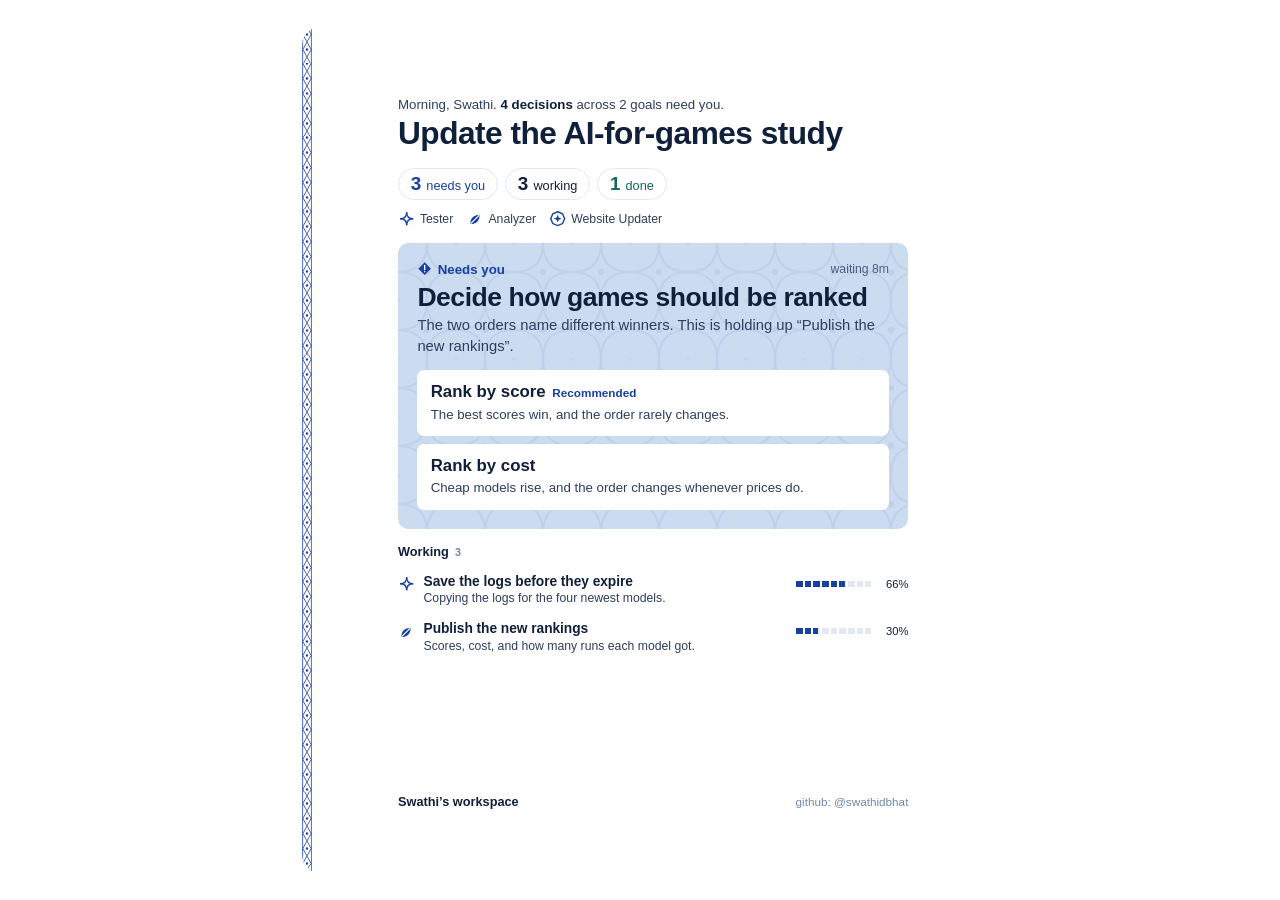
<file: social.html>
<!doctype html>
<html lang="en">
  <head>
    <meta charset="utf-8" />
    <meta name="viewport" content="width=device-width, initial-scale=1" />
    <title>Goal cockpit, social card</title>
    <link rel="stylesheet" href="src/social.css" />
  </head>
  <body>
    <svg width="0" height="0" style="position:absolute" aria-hidden="true">
      <defs>
        <symbol id="g-you" viewBox="0 0 16 16">
          <path d="M8 1.4 14.6 8 8 14.6 1.4 8Z" fill="#1740a0" />
          <path d="M8 4.6v4.2M8 11.1v.1" stroke="#fff" stroke-width="1.5" stroke-linecap="round" />
        </symbol>
        <symbol id="g-motion" viewBox="0 0 16 16">
          <path d="M4.1 2.1h7.8M4.1 13.9h7.8" fill="none" stroke="#16233d" stroke-width="1.7" stroke-linecap="round" />
          <path d="M5.3 2.9h5.4L8 7.6Z" fill="#16233d" opacity=".26" />
          <path d="M5.3 13.1h5.4L8 8.4Z" fill="#16233d" />
        </symbol>
        <symbol id="g-done" viewBox="0 0 16 16">
          <rect x="1" y="1" width="14" height="14" rx="2.5" fill="#e4f0eb" stroke="#0f6b52" stroke-width="1.3" />
          <g fill="none" stroke="#0f6b52" stroke-width="1.3" stroke-linecap="round">
            <path d="M2.6 8Q8 8 8 2.6M8 2.6Q8 8 13.4 8M13.4 8Q8 8 8 13.4M8 13.4Q8 8 2.6 8" />
          </g>
          <circle cx="8" cy="8" r="1.3" fill="#0f6b52" />
        </symbol>
        <symbol id="t-rosette" viewBox="0 0 16 16">
          <g fill="none" stroke="#1740a0" stroke-width="1.3"><path d="M2 8Q8 8 8 2"/><path d="M8 2Q8 8 14 8"/><path d="M14 8Q8 8 8 14"/><path d="M8 14Q8 8 2 8"/></g>
        </symbol>
        <symbol id="t-leaf" viewBox="0 0 16 16">
          <path d="M3 13C3 7.5 6.2 4.3 11.7 4.3 11.7 9.8 8.5 13 3 13Z" fill="#1740a0"/>
          <path d="M3.4 12.6 11.3 4.7" stroke="#fff" stroke-width="1.1"/>
        </symbol>
        <symbol id="t-star" viewBox="0 0 16 16">
          <path d="M8 1.4 9.5 6.5 14.6 8 9.5 9.5 8 14.6 6.5 9.5 1.4 8 6.5 6.5Z" fill="#1740a0"/>
        </symbol>
        <symbol id="t-lattice" viewBox="0 0 16 16">
          <g fill="none" stroke="#1740a0" stroke-width="1.35"><path d="M8 1.8 14.2 8 8 14.2 1.8 8Z"/></g>
          <circle cx="8" cy="8" r="1.7" fill="#1740a0"/>
        </symbol>
        <symbol id="t-octagram" viewBox="0 0 16 16">
          <g fill="none" stroke="#1740a0" stroke-width="1.3"><path d="M8 1.6 12.5 3.5 14.4 8 12.5 12.5 8 14.4 3.5 12.5 1.6 8 3.5 3.5Z"/></g>
          <path d="M8 4.4 9 7 11.6 8 9 9 8 11.6 7 9 4.4 8 7 7Z" fill="#1740a0"/>
        </symbol>
        <symbol id="g-plus" viewBox="0 0 16 16"><path d="M8 3.2v9.6M3.2 8h9.6" /></symbol>
        <symbol id="g-branch" viewBox="0 0 16 16">
          <path d="M5 10.3V5.6" /><path d="M5 8.6c1.7 0 6-.4 6-2.9" />
          <circle cx="5" cy="12.1" r="1.6" /><circle cx="11" cy="4.1" r="1.6" />
        </symbol>
      </defs>
    </svg>

    <div class="stage" id="stage"></div>

    <script src="src/data.js"></script>
    <script src="src/social.js"></script>
  </body>
</html>
</file>
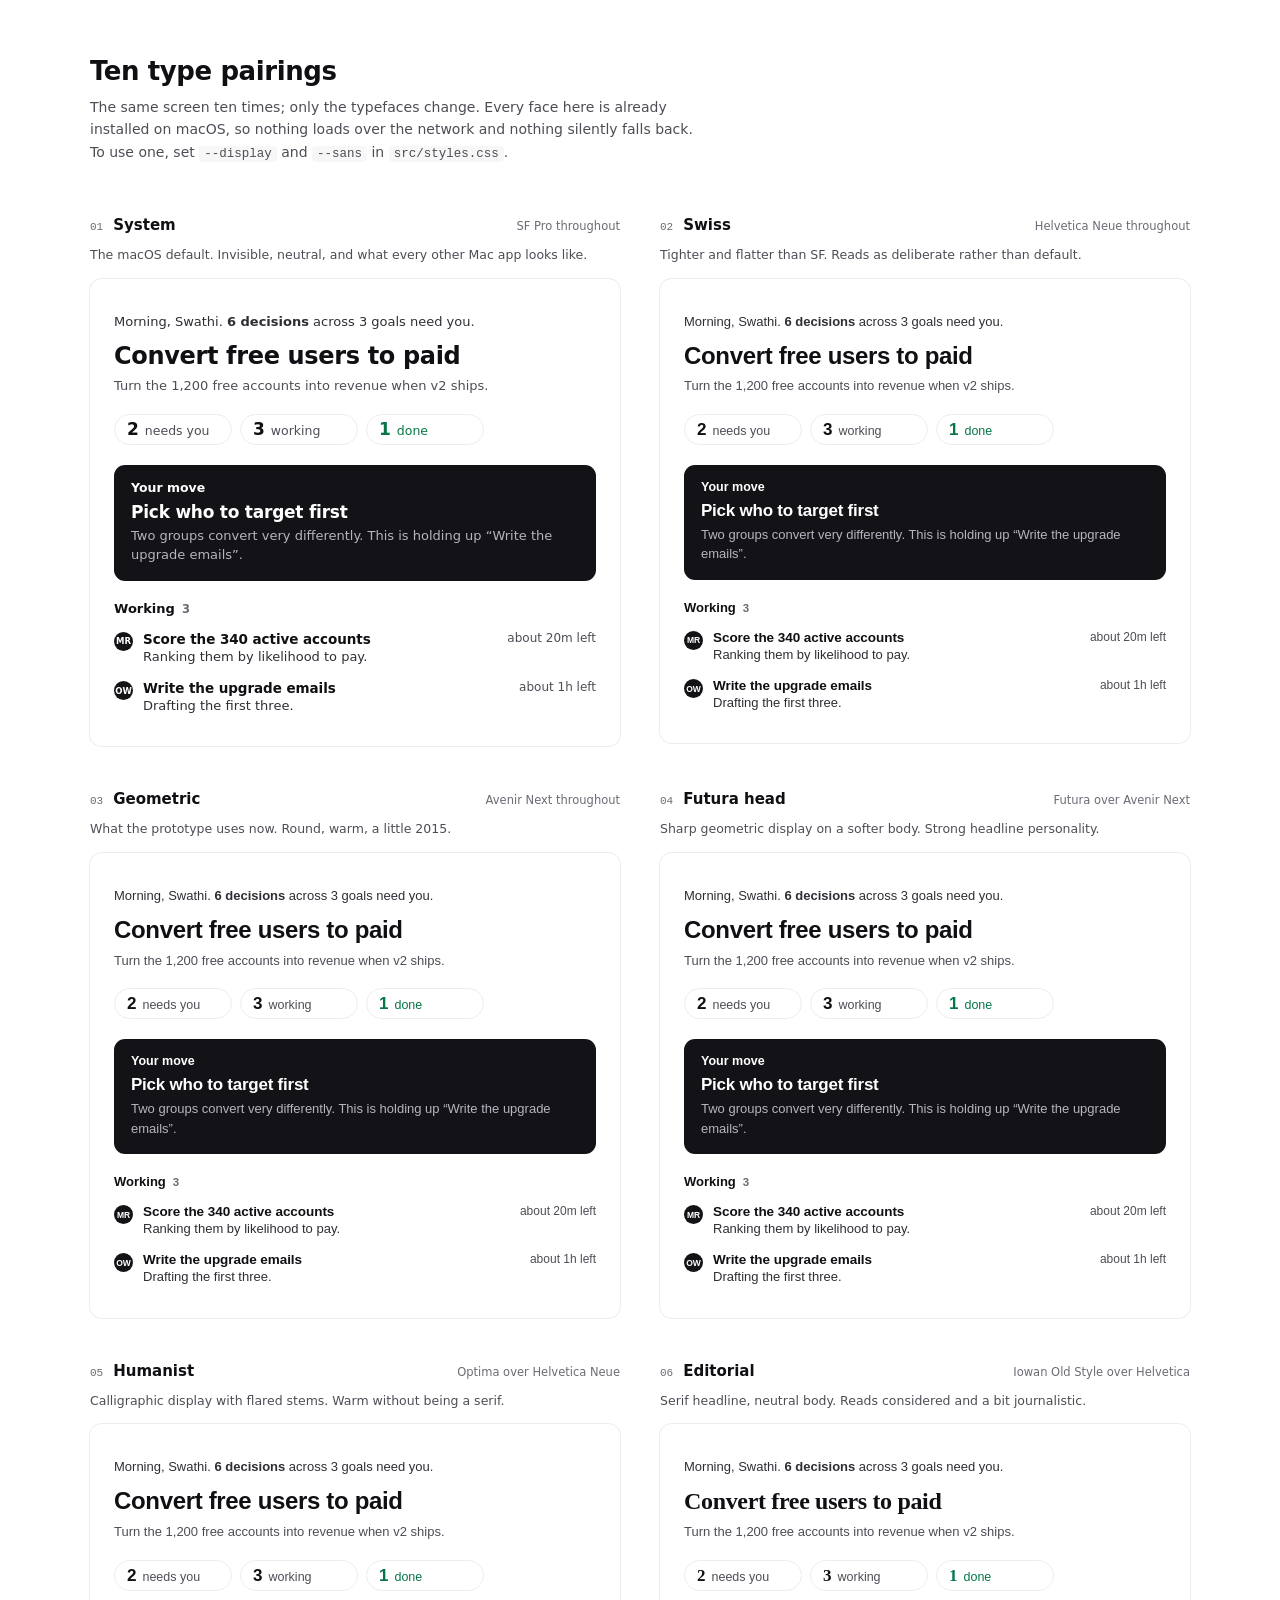
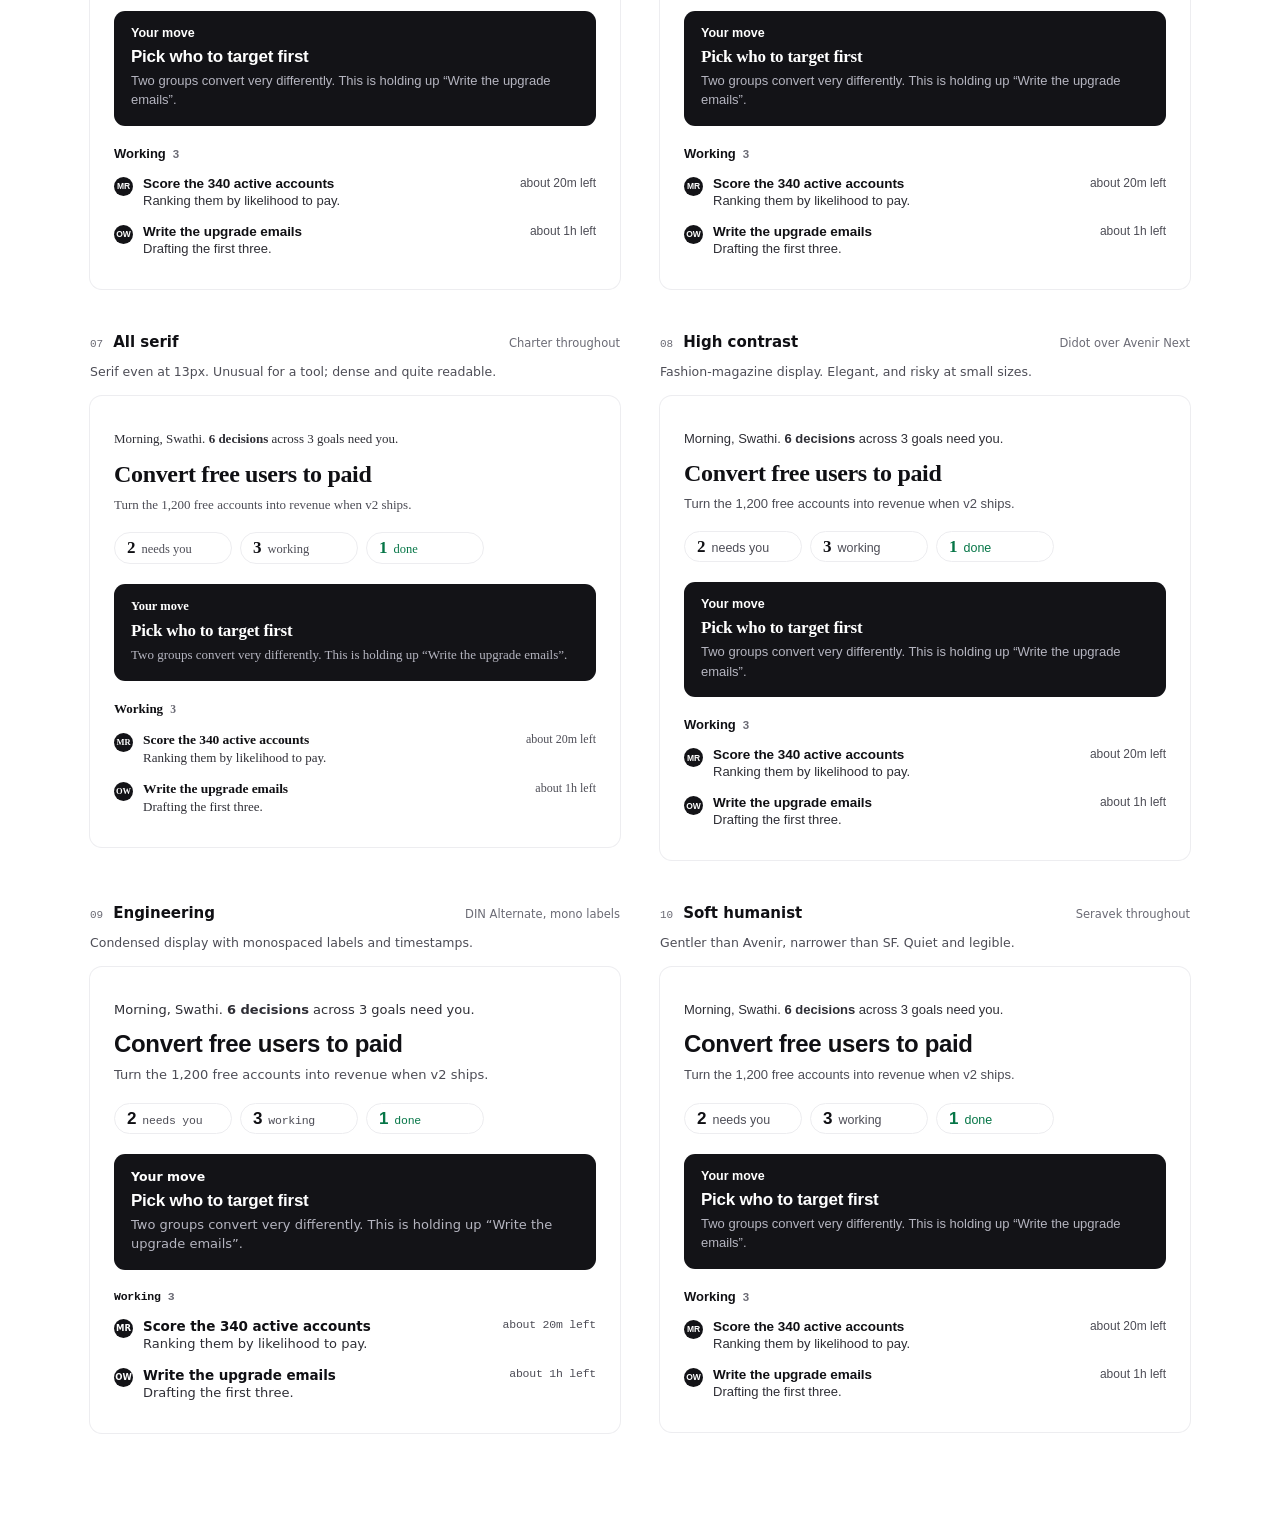
<file: explorations/font-pairings.html>
<!doctype html>
<html lang="en">
  <head>
    <meta charset="utf-8" />
    <meta name="viewport" content="width=device-width, initial-scale=1" />
    <title>Ten type pairings</title>
    <style>
      :root {
        --ink: #101014;
        --body: #2e2e35;
        --muted: #4d4d56;
        --faint: #6b6b75;
        --hair: #ededf0;
        --sunken: #f7f7f8;
        --panel: #131317;
        --done: #067647;
      }
      * { box-sizing: border-box; }
      body {
        margin: 0; background: #fff; color: var(--ink);
        font-family: system-ui, -apple-system, sans-serif; font-size: 13.5px;
        font-variant-numeric: tabular-nums; -webkit-font-smoothing: antialiased;
      }
      .page { max-width: 1180px; padding: 56px 40px 90px; margin: 0 auto; }
      .lede h1 { margin: 0; font-size: 26px; font-weight: 600; letter-spacing: -.016em; }
      .lede p { max-width: 620px; margin: 10px 0 0; color: var(--muted); font-size: 14px; line-height: 1.6; }
      .lede code { padding: 1px 5px; border-radius: 4px; background: var(--sunken); font-size: 12.5px; }
      .grid { display: grid; grid-template-columns: repeat(2, minmax(0, 1fr)); gap: 44px 40px; margin-top: 52px; }

      .head { display: flex; align-items: baseline; gap: 10px; padding-bottom: 12px; }
      .num { color: var(--faint); font-family: ui-monospace, Menlo, monospace; font-size: 11px; }
      .head h2 { margin: 0; font-size: 15px; font-weight: 600; }
      .stack { margin-left: auto; color: var(--faint); font-size: 11.5px; text-align: right; }

      /* the specimen is the real screen, so only the type changes between them */
      .spec { padding: 22px 24px 24px; border-radius: 12px; background: #fff; box-shadow: 0 0 0 1px var(--hair); }
      .spec .greet { color: var(--body); font-size: 13px; }
      .spec .greet b { font-weight: 600; }
      .spec .title { margin: 5px 0 0; font-size: 24px; font-weight: 600; letter-spacing: -.014em; line-height: 1.2; }
      .spec .sub { margin: 6px 0 0; color: var(--muted); font-size: 13px; line-height: 1.5; }
      .pills { display: flex; gap: 8px; margin: 18px 0 20px; }
      .pill { display: flex; flex: 0 0 auto; min-width: 118px; align-items: baseline; gap: 6px; padding: 6px 12px; border: 1px solid var(--hair); border-radius: 20px; }
      .pill b { font-size: 17px; font-weight: 600; line-height: 1; }
      .pill span { color: var(--muted); font-size: 12.5px; font-weight: 500; }
      .pill.done b, .pill.done span { color: var(--done); }
      .panel { padding: 15px 17px 16px; border-radius: 11px; background: var(--panel); color: #fff; }
      .panel .kick { font-size: 12.5px; font-weight: 600; }
      .panel h3 { margin: 7px 0 4px; font-size: 17px; font-weight: 600; letter-spacing: -.014em; }
      .panel p { margin: 0; color: #b5b5c0; font-size: 13px; line-height: 1.5; }
      .section { margin: 20px 0 8px; font-size: 13px; font-weight: 600; }
      .section i { margin-left: 7px; color: var(--faint); font-style: normal; font-weight: 600; font-size: 11.5px; }
      .row { display: flex; align-items: start; gap: 10px; padding: 7px 0; }
      .row .mark { display: grid; place-items: center; flex: 0 0 auto; width: 19px; height: 19px; margin-top: 1px; border-radius: 50%; background: var(--panel); color: #fff; font-size: 8.5px; font-weight: 700; }
      .row .name { display: block; font-size: 13.5px; font-weight: 600; letter-spacing: -.004em; }
      .row .note { display: block; margin-top: 1px; color: var(--body); font-size: 13px; line-height: 1.4; }
      .row .when { margin-left: auto; color: var(--muted); font-size: 12px; white-space: nowrap; }

      /* ---- the ten pairings ---- */
      .p1  { --display: -apple-system, system-ui, sans-serif; --text: -apple-system, system-ui, sans-serif; }
      .p2  { --display: "Helvetica Neue", Helvetica, sans-serif; --text: "Helvetica Neue", Helvetica, sans-serif; }
      .p3  { --display: "Avenir Next", Avenir, sans-serif; --text: "Avenir Next", Avenir, sans-serif; }
      .p4  { --display: Futura, "Avenir Next", sans-serif; --text: "Avenir Next", Avenir, sans-serif; }
      .p5  { --display: Optima, "Gill Sans", sans-serif; --text: "Helvetica Neue", Helvetica, sans-serif; }
      .p6  { --display: "Iowan Old Style", Charter, Georgia, serif; --text: "Helvetica Neue", Helvetica, sans-serif; }
      .p7  { --display: Charter, Georgia, serif; --text: Charter, Georgia, serif; }
      .p8  { --display: Didot, "Hoefler Text", serif; --text: "Avenir Next", Avenir, sans-serif; }
      .p9  { --display: "DIN Alternate", "Helvetica Neue", sans-serif; --text: -apple-system, system-ui, sans-serif; }
      .p10 { --display: Seravek, "Gill Sans", sans-serif; --text: Seravek, "Gill Sans", sans-serif; }

      .spec { font-family: var(--text); }
      .spec .title, .panel h3, .pill b { font-family: var(--display); }
      /* pairing 9 sets its labels and numerals in mono, the way engineering tools do */
      .p9 .pill span, .p9 .section, .p9 .row .when { font-family: ui-monospace, Menlo, monospace; font-size: 11.5px; letter-spacing: -.02em; }
      .p9 .pill b { letter-spacing: -.01em; }

      @media (max-width: 980px) { .grid { grid-template-columns: 1fr; } .page { padding: 40px 20px 70px; } }
    </style>
  </head>
  <body>
    <div class="page">
      <div class="lede">
        <h1>Ten type pairings</h1>
        <p>
          The same screen ten times; only the typefaces change. Every face here is already
          installed on macOS, so nothing loads over the network and nothing silently falls
          back. To use one, set <code>--display</code> and <code>--sans</code> in
          <code>src/styles.css</code>.
        </p>
      </div>

      <div class="grid" id="grid"></div>
    </div>

    <script>
      var PAIRINGS = [
        ['01', 'System',        'SF Pro throughout',                'The macOS default. Invisible, neutral, and what every other Mac app looks like.'],
        ['02', 'Swiss',         'Helvetica Neue throughout',        'Tighter and flatter than SF. Reads as deliberate rather than default.'],
        ['03', 'Geometric',     'Avenir Next throughout',           'What the prototype uses now. Round, warm, a little 2015.'],
        ['04', 'Futura head',   'Futura over Avenir Next',          'Sharp geometric display on a softer body. Strong headline personality.'],
        ['05', 'Humanist',      'Optima over Helvetica Neue',       'Calligraphic display with flared stems. Warm without being a serif.'],
        ['06', 'Editorial',     'Iowan Old Style over Helvetica',   'Serif headline, neutral body. Reads considered and a bit journalistic.'],
        ['07', 'All serif',     'Charter throughout',               'Serif even at 13px. Unusual for a tool; dense and quite readable.'],
        ['08', 'High contrast', 'Didot over Avenir Next',           'Fashion-magazine display. Elegant, and risky at small sizes.'],
        ['09', 'Engineering',   'DIN Alternate, mono labels',       'Condensed display with monospaced labels and timestamps.'],
        ['10', 'Soft humanist', 'Seravek throughout',               'Gentler than Avenir, narrower than SF. Quiet and legible.']
      ];

      function specimen(cls) {
        return '<div class="spec ' + cls + '">'
          + '<p class="greet">Morning, Swathi. <b>6 decisions</b> across 3 goals need you.</p>'
          + '<p class="title">Convert free users to paid</p>'
          + '<p class="sub">Turn the 1,200 free accounts into revenue when v2 ships.</p>'
          + '<div class="pills">'
            + '<span class="pill"><b>2</b><span>needs you</span></span>'
            + '<span class="pill"><b>3</b><span>working</span></span>'
            + '<span class="pill done"><b>1</b><span>done</span></span>'
          + '</div>'
          + '<div class="panel">'
            + '<div class="kick">Your move</div>'
            + '<h3>Pick who to target first</h3>'
            + '<p>Two groups convert very differently. This is holding up “Write the upgrade emails”.</p>'
          + '</div>'
          + '<p class="section">Working<i>3</i></p>'
          + '<div class="row"><span class="mark">MR</span><span><span class="name">Score the 340 active accounts</span>'
            + '<span class="note">Ranking them by likelihood to pay.</span></span><span class="when">about 20m left</span></div>'
          + '<div class="row"><span class="mark">OW</span><span><span class="name">Write the upgrade emails</span>'
            + '<span class="note">Drafting the first three.</span></span><span class="when">about 1h left</span></div>'
          + '</div>';
      }

      document.getElementById('grid').innerHTML = PAIRINGS.map(function (p) {
        return '<section>'
          + '<div class="head"><span class="num">' + p[0] + '</span><h2>' + p[1] + '</h2>'
          + '<span class="stack">' + p[2] + '</span></div>'
          + '<p style="margin:0 0 14px;color:var(--muted);font-size:12.5px;line-height:1.5">' + p[3] + '</p>'
          + specimen('p' + parseInt(p[0], 10))
          + '</section>';
      }).join('');
    </script>
  </body>
</html>
</file>
<file: src/styles.css>
:root {
  color-scheme: light;
  --canvas: #ffffff;
  --ink: #10203a;
  --body: #2c3f5e;
  --muted: #4a5f80;
  --faint: #7189a8;
  --hair: #e2e8f2;
  --sunken: #f3f6fb;
  --panel: #ccdcf0;
  --panel-soft: #e7eefa;
  --cobalt: #1740a0;
  --grout: #b07a4a;
  --done: #0f6b52;
  --done-soft: #e4f0eb;
  --gutter: 46px;
  --col-progress: 150px;
  --col-when: 128px;
  --display: Optima, "Gill Sans", sans-serif;
  --sans: "Helvetica Neue", Helvetica, sans-serif;
}
* { box-sizing: border-box; }
body {
  margin: 0; color: var(--ink); background: var(--canvas);
  font-family: var(--sans); font-size: 13.5px; -webkit-font-smoothing: antialiased;
  font-variant-numeric: tabular-nums;
}
button, input { font: inherit; color: inherit; }
button { cursor: pointer; }
:focus-visible { outline: 2px solid var(--ink); outline-offset: 2px; border-radius: 3px; }
.gl { flex: 0 0 auto; width: 16px; height: 16px; }
.gl.lg { width: 23px; height: 23px; }
.label { color: var(--muted); font-size: 12.5px; font-weight: 600; }
.frame { overflow-x: auto; }
.app { position: relative; min-width: 1010px; display: grid; grid-template-columns: 244px minmax(0, 1fr); min-height: 100vh; padding-left: 18px; }
/* the narrow border tile that runs down the edge of the page */
.app::before { content: ""; position: absolute; left: 0; top: 0; bottom: 0; width: 18px;
  background-image: url("data:image/svg+xml,%3Csvg xmlns='http://www.w3.org/2000/svg' width='18' height='26' viewBox='0 0 18 26'%3E%3Crect width='18' height='26' fill='%23ffffff'/%3E%3Cg fill='none' stroke='%231740a0' stroke-width='1.4'%3E%3Cpath d='M9 0L16.4 13L9 26L1.6 13Z'/%3E%3Cpath d='M1.1 0v26M16.9 0v26'/%3E%3C/g%3E%3Ccircle cx='9' cy='13' r='2.1' fill='%231740a0'/%3E%3Ccircle cx='9' cy='0' r='1.3' fill='%23b07a4a'/%3E%3Ccircle cx='9' cy='26' r='1.3' fill='%23b07a4a'/%3E%3C/svg%3E"); background-size: 18px 26px; background-repeat: repeat-y; }

/* ---------- sidebar ---------- */
.sidebar { position: sticky; top: 42px; align-self: start; padding: 26px 16px; }
.brand { display: flex; align-items: center; gap: 8px; padding: 0 8px; font-size: 14px; font-weight: 600; letter-spacing: -.015em; }
.mark { width: 8px; height: 8px; border-radius: 2px; background: var(--cobalt); }
.goal-search { width: 100%; margin: 22px 0 18px; padding: 8px 10px; color: var(--ink); border: 1px solid var(--sunken); border-radius: 7px; background: var(--sunken); outline: none; font-size: 13px; }
.goal-search:focus { border-color: var(--sunken); background: var(--sunken); }
.goal-search::placeholder { color: var(--faint); }
.side-head { display: flex; align-items: center; gap: 6px; padding: 0 4px 0 8px; }
.side-head .label { flex: 1; }
.goals { display: grid; gap: 1px; margin-top: 6px; }
.goal { display: flex; align-items: baseline; gap: 8px; width: 100%; padding: 8px; color: var(--body); text-align: left; border: 0; border-radius: 6px; background: none; font-size: 13.5px; line-height: 1.35; }
.goal:hover { background: var(--sunken); }
.goal.active { color: var(--ink); font-weight: 600; background: var(--sunken); }
.goal .badge { margin-left: auto; color: var(--cobalt); font-size: 12.5px; font-weight: 700; }
.goal .badge:empty { display: none; }
.goal.hidden { display: none; }
.side-empty { padding: 10px 8px; color: var(--faint); font-size: 12.5px; }
.archived { margin-top: 20px; padding: 0 8px; color: var(--faint); font-size: 12.5px; }

/* ---------- main ---------- */
main { width: min(1010px, 100%); padding: 24px 40px 72px; margin: 0 auto; }
.topline { display: flex; align-items: center; justify-content: space-between; gap: 16px; }
.crumbs { color: var(--muted); font-size: 13px; }
.crumbs i { padding: 0 3px; font-style: normal; color: var(--faint); }
.crumbs .link { cursor: pointer; }
.crumbs .link:hover { color: var(--ink); text-decoration: underline; }
.view-toggle { display: flex; gap: 2px; }
.view-toggle button { padding: 7px 12px; color: var(--body); border: 0; border-radius: 6px; background: none; font-size: 13.5px; }
.view-toggle button.active { color: var(--ink); background: var(--sunken); font-weight: 600; }
.workspace-bar { position: sticky; top: 0; z-index: 6; display: flex; align-items: center; min-width: 1010px; height: 42px; padding: 0 40px 0 42px; background: var(--sunken); }
.greeting { margin: 0; color: var(--body); font-size: 13px; }
.greeting b { color: var(--ink); font-weight: 600; }
h1 { margin: 18px 0 0; font-family: var(--display); font-size: 24px; font-weight: 600; letter-spacing: -.014em; line-height: 1.2; }

.summary { display: flex; align-items: center; gap: 14px; margin: 20px 0 16px; }
.stat { display: flex; flex: 0 0 auto; min-width: 142px; align-items: baseline; gap: 7px; padding: 7px 14px; border: 1px solid var(--hair); border-radius: 20px; background: var(--canvas); }
.stat:hover { border-color: var(--faint); }
.stat b { font-family: var(--display); font-size: 17px; font-weight: 600; line-height: 1; }
.stat span { color: var(--muted); font-size: 12.5px; font-weight: 500; }
.stat.you b, .stat.you span { color: var(--cobalt); }
.stat.live b, .stat.live span { color: var(--ink); }
.stat.settled b, .stat.settled span { color: var(--done); }
.stat.on { border-color: var(--ink); background: var(--sunken); }
.stat.on span { color: var(--ink); }
.team { display: flex; align-items: center; gap: 7px; margin-left: auto; }

/* ---------- agent identity ---------- */
/* the framed square is reserved for a laid tile, so agent identity is the motif alone */
.avatar { display: grid; place-items: center; flex: 0 0 auto; width: 24px; height: 24px; overflow: hidden; }
.avatar svg { width: 100%; height: 100%; display: block; }
.avatar.self-mark { width: auto; padding: 0 7px; color: var(--cobalt); background: var(--panel-soft); box-shadow: none; font-size: 10.5px; font-weight: 600; }
.avatar.sm { width: 19px; height: 19px; border-radius: 2.5px; }
.avatar.lg { width: 30px; height: 30px; border-radius: 4px; }
.row .who .name { display: none; }
.agent-link { display: inline-flex; align-items: center; gap: 6px; padding: 0; color: var(--body); text-align: left; border: 0; background: none; font-size: 13px; vertical-align: -4px; }
.agent-link:hover { color: var(--ink); }
.agent-link .name { text-decoration: underline; text-underline-offset: 3px; }

/* ---------- decisions ---------- */
.decision { position: relative; overflow: hidden; padding: 18px var(--gutter) 20px; margin: 0 0 8px; border-radius: 14px; background: var(--panel); color: var(--ink); }
/* the glaze: an azulejo lattice, faint enough to read as texture rather than pattern */
.decision::before { content: ""; position: absolute; inset: 0; opacity: .07; pointer-events: none;
  background-image: url("data:image/svg+xml,%3Csvg xmlns='http://www.w3.org/2000/svg' width='44' height='44' viewBox='0 0 44 44'%3E%3Cg fill='none' stroke='%231740a0' stroke-width='1.6'%3E%3Cpath d='M0 22Q22 22 22 0'/%3E%3Cpath d='M22 0Q22 22 44 22'/%3E%3Cpath d='M44 22Q22 22 22 44'/%3E%3Cpath d='M22 44Q22 22 0 22'/%3E%3C/g%3E%3Ccircle cx='22' cy='22' r='2.4' fill='%231740a0'/%3E%3Ccircle cx='0' cy='0' r='1.5' fill='%23b07a4a'/%3E%3Ccircle cx='44' cy='0' r='1.5' fill='%23b07a4a'/%3E%3Ccircle cx='0' cy='44' r='1.5' fill='%23b07a4a'/%3E%3Ccircle cx='44' cy='44' r='1.5' fill='%23b07a4a'/%3E%3C/svg%3E"); background-size: 58px 58px; }
.decision > * { position: relative; }
.decision .top { display: flex; align-items: center; gap: 8px; margin-left: calc(var(--gutter) * -1); }
.decision .branch-dot { margin-left: -5px; }
.decision .kicker { color: var(--cobalt); font-size: 12.5px; font-weight: 600; }
.decision .since { margin-left: auto; color: var(--muted); font-size: 12px; }
.decision h3 { margin: 8px 0 4px; color: var(--ink); font-family: var(--display); font-size: 17px; font-weight: 600; letter-spacing: -.018em; line-height: 1.2; }
.decision .why { margin: 0 0 6px; color: var(--body); font-size: 13px; line-height: 1.5; }
.basis-of { color: var(--body); font-size: 13px; }
.options { display: grid; grid-template-columns: 1fr 1fr; gap: 8px; }
.option { position: relative; padding: 12px 14px; color: var(--ink); text-align: left; border: 0; border-radius: 9px; background: #ffffff; }
.option:hover { box-shadow: 0 2px 12px rgba(16,32,58,.18); }
.o-head { display: flex; align-items: baseline; gap: 8px; margin-bottom: 4px; }
.option b { flex: 0 1 auto; color: var(--ink); font-size: 13.5px; font-weight: 600; line-height: 1.3; }
.o-why { display: block; color: var(--body); font-size: 12px; line-height: 1.45; }
.option .rec { flex: 0 0 auto; color: var(--cobalt); font-size: 11px; font-weight: 600; }
.decision .acts { display: flex; align-items: baseline; gap: 7px; margin-top: 12px; }
.quiet-act { padding: 0; color: var(--cobalt); border: 0; background: none; font-size: 13px; text-decoration: underline; text-underline-offset: 3px; }
.quiet-act:hover { color: var(--ink); text-decoration: underline; }
/* collapsed: only the first decision is expanded */
.decision.folded { display: flex; align-items: center; gap: 10px; padding: 13px var(--gutter); background: var(--panel-soft); color: var(--ink); cursor: pointer; }
.decision.folded::before { opacity: .05; }
.decision.folded:hover { background: #dbe6f7; }
.decision.folded .fold-title { color: var(--ink); font-size: 14.5px; font-weight: 600; }
.decision.folded .since { margin-left: auto; color: var(--muted); }
.decision.folded .chev { color: var(--muted); font-size: 12px; }

.clear { display: flex; align-items: center; gap: 16px; padding: 6px 0 22px var(--gutter); color: var(--body); font-size: 15px; }
.clear b { display: block; color: var(--ink); font-weight: 600; }
.clear p { margin: 3px 0 0; color: var(--faint); font-size: 13px; }

/* ---------- table ---------- */
.group, .row {
  display: grid; align-items: start;
  grid-template-columns: var(--gutter) minmax(0, 1fr) var(--col-progress) var(--col-when);
}
.group { align-items: center; padding: 26px 0 6px; }
.group .g-label { display: flex; grid-column: 2; align-items: baseline; gap: 8px; }
.section { color: var(--ink); font-size: 13px; font-weight: 600; }
.group .count { color: var(--faint); font-size: 11.5px; font-weight: 700; }
.row { align-items: start; padding: 8px 0 9px; border-radius: 7px; font-size: 13.5px; }
.row { cursor: pointer; }
.row:hover { background: var(--sunken); }
.row .icons { display: flex; align-items: center; gap: 6px; margin-left: -5px; }
.row .body { display: grid; min-width: 0; grid-template-columns: 21px minmax(0, 1fr); gap: 10px; align-items: start; }
.row .headline { display: flex; grid-column: 2; align-items: center; gap: 8px; }
.row .name { flex: 0 1 auto; overflow: hidden; text-overflow: ellipsis; white-space: nowrap; font-size: 13.5px; font-weight: 550; letter-spacing: -.004em; }
.row .who { grid-row: 1 / span 2; padding-top: 1px; }
.row .note { display: block; grid-column: 2; margin-top: 1px; color: var(--body); font-size: 13px; font-weight: 400; line-height: 1.4; }
.row .proof { flex: 0 0 auto; padding: 0; color: var(--done); border: 0; background: none; font-size: 12px; font-weight: 600; text-decoration: underline; text-underline-offset: 3px; }
.row .proof:hover { text-decoration: underline; }
.meter { display: flex; align-items: center; gap: 9px; padding-top: 3px; }
.bar { flex: 1; height: 5px; border-radius: 1px; background: var(--hair); overflow: hidden;
  -webkit-mask-image: repeating-linear-gradient(90deg, #000 0 7px, transparent 7px 9px);
  mask-image: repeating-linear-gradient(90deg, #000 0 7px, transparent 7px 9px); }
.bar i { display: block; height: 100%; background: var(--cobalt); }
.pct { width: 34px; color: var(--ink); font-size: 12px; text-align: right; }
.eta { display: none; }
.ongoing { display: block; padding-top: 3px; padding-right: 12px; color: var(--muted); font-size: 12px; text-align: right; }
.row.complete .bar i { background: var(--done); }
.row.complete .pct { color: var(--done); }
.status { padding-top: 3px; color: var(--muted); font-size: 12px; text-align: right; white-space: nowrap; }
.tick { flex: 0 0 auto; padding: 0; color: var(--muted); border: 0; background: none; font-size: 12px; text-decoration: underline; text-underline-offset: 3px; }
.tick:hover { color: var(--done); }
.row.is-branch .name::before { content: "Follow-up"; margin-right: 7px; padding: 1px 6px; border-radius: 4px; background: var(--sunken); color: var(--muted); font-size: 11px; font-weight: 600; vertical-align: 1px; }

/* ---------- flow ---------- */
.map-view { display: none; }
.map-view.visible { display: grid; grid-template-columns: minmax(0, 1fr) 300px; gap: 44px; }
.flow { position: relative; display: grid; grid-template-columns: repeat(3, minmax(0, 1fr)); gap: clamp(30px, 4vw, 56px); min-height: 300px; }
main:has(.map-view.visible) { width: min(1200px, 100%); }
.edge-layer { position: absolute; inset: 0; z-index: 0; width: 100%; height: 100%; pointer-events: none; }
.edge-layer path { fill: none; stroke: #c9d6e8; stroke-width: 1; }
.edge-layer path.dash { stroke-dasharray: 3 4; }
.col { position: relative; z-index: 1; }
.colhead { margin: 0 0 8px; padding-bottom: 2px; }
.node { display: flex; align-items: flex-start; gap: 9px; width: 100%; margin-bottom: 3px; padding: 10px 9px 11px 5px; text-align: left; border: 0; border-radius: 7px; background: none; }
.node .gl { margin-top: 1px; }
.node:hover { background: var(--sunken); }
.node.selected { background: var(--panel-soft); }
.node b { display: block; font-size: 13px; font-weight: 600; letter-spacing: -.005em; line-height: 1.3; }
.node span { display: block; margin-top: 4px; color: var(--body); font-size: 12px; }
.node .meter { width: 100%; margin-top: 7px; padding-top: 0; }
.node.you b { color: var(--cobalt); }

.map-view .panel { position: relative; align-self: start; padding: 20px 22px 22px; border-radius: 14px; background: var(--sunken); }
.map-view .panel::before { content: ""; position: absolute; left: -5px; top: var(--notch-y, 40px); width: 12px; height: 12px; margin-top: -6px; border-radius: 2px; background: var(--sunken); transform: rotate(45deg); }
.panel .p-state { display: flex; align-items: center; gap: 7px; color: var(--muted); font-size: 12.5px; font-weight: 600; }
.panel .p-state .gl { width: 14px; height: 14px; }
.panel h2 { margin: 8px 0 9px; font-family: var(--display); font-size: 16px; font-weight: 600; letter-spacing: -.014em; line-height: 1.3; }
.panel .copy { margin: 0; color: var(--body); font-size: 13.5px; line-height: 1.6; }
.p-why { margin: 13px 0 0; font-size: 14px; font-weight: 600; line-height: 1.55; }
.panel .options { grid-template-columns: minmax(0, 1fr); gap: 6px; margin-top: 12px; }
.panel .option { padding: 10px 12px; }
.p-dep { margin-top: 16px; padding: 10px 12px; border-radius: 8px; background: var(--canvas); font-size: 12.5px; line-height: 1.5; }
.p-dep span { color: var(--faint); }
.p-dep b { display: block; margin-top: 2px; font-weight: 600; }
.p-latest { margin-top: 22px; }
.p-latest .who { display: flex; align-items: center; gap: 7px; font-size: 12.5px; font-weight: 600; }
.p-latest .said { margin: 7px 0 9px; color: var(--body); font-size: 13px; line-height: 1.55; }
.p-result { margin-top: 22px; }
.p-result .name { display: block; font-size: 13px; font-weight: 600; }
.p-result .sub { display: block; margin: 3px 0 8px; color: var(--faint); font-size: 12px; }
.panel-link { display: block; padding: 0; margin-top: 7px; color: var(--ink); text-align: left; border: 0; background: none; font-size: 12.5px; font-weight: 600; line-height: 1.5; text-decoration: underline; text-underline-offset: 3px; }
.panel-link:hover:enabled { color: var(--ink); text-decoration: underline; }
.p-add { margin-top: 22px; }

/* ---------- feedback ---------- */
.rate { display: inline-flex; align-items: center; gap: 2px; margin-left: 8px; }
.rate button { padding: 2px 4px; color: var(--faint); border: 0; border-radius: 4px; background: none; font-size: 12px; line-height: 1; }
.rate button:hover { color: var(--body); background: var(--sunken); }
.rate button.on { color: var(--done); }
.rate button.on.down { color: var(--ink); }

/* ---------- chat ---------- */
.chat-view { display: none; }
.chat-view.visible { display: flex; flex-direction: column; min-height: 62vh; }
.chat-top { display: flex; align-items: center; gap: 12px; margin-top: 22px; padding-bottom: 4px; }
.chat-id h2 { margin: 0; font-family: var(--display); font-size: 21px; font-weight: 600; letter-spacing: -.018em; }
.chat-id p { margin: 5px 0 0; color: var(--faint); font-size: 13.5px; }
.chat-thread { flex: 1; padding: 22px 0 8px; }
.msg { display: flex; gap: 11px; max-width: 640px; margin-bottom: 20px; }
.msg .said { font-size: 14px; line-height: 1.62; }
.msg .foot { display: flex; align-items: center; margin-top: 6px; color: var(--muted); font-size: 12px; }
.msg.self { max-width: 640px; margin-left: auto; flex-direction: row-reverse; }

.msg.self .bubble { padding: 10px 13px; border-radius: 12px 12px 3px 12px; background: var(--sunken); }
.msg.self .foot { justify-content: flex-end; }
.chat-composer { display: flex; gap: 9px; padding-top: 20px; }
.chat-composer input { flex: 1; max-width: 560px; padding: 11px 13px; border: 1px solid var(--sunken); border-radius: 8px; background: var(--sunken); outline: none; font-size: 14px; }
.chat-composer input:focus { border-color: var(--sunken); background: var(--sunken); }

/* ---------- controls ---------- */
.icon-add, .branch-dot { display: grid; place-items: center; flex: 0 0 auto; padding: 0; border: 0; border-radius: 5px; background: none; }
.icon-add { width: 24px; height: 24px; background: var(--sunken); }
.icon-add svg { width: 15px; height: 15px; stroke: var(--faint); fill: none; stroke-width: 1.7; stroke-linecap: round; }
.icon-add:hover { background: var(--sunken); }
.icon-add:hover svg { stroke: var(--ink); }
.branch-dot { width: 24px; height: 24px; background: var(--sunken); }
.branch-dot svg { width: 16px; height: 16px; stroke: var(--faint); fill: none; stroke-width: 1.4; stroke-linecap: round; }
.branch-dot:hover { background: var(--sunken); }
.branch-dot:hover svg { stroke: var(--ink); }
.primary { padding: 9px 15px; color: #fff; border: 0; border-radius: 7px; background: var(--cobalt); font-size: 13px; font-weight: 600; }
.primary:hover { background: #123480; }

/* ---------- modals ---------- */
.modal-backdrop { display: none; position: fixed; inset: 0; z-index: 20; align-items: center; justify-content: center; padding: 20px; background: rgba(43,15,29,.3); }
.modal-backdrop.open { display: flex; }
.modal { width: 440px; padding: 24px; border-radius: 12px; background: var(--canvas); box-shadow: 0 24px 60px rgba(43,15,29,.2); }
.modal.wide { width: 560px; }
.modal-top { display: flex; justify-content: space-between; align-items: flex-start; gap: 16px; }
.modal h2 { margin: 4px 0 0; font-family: var(--display); font-size: 19px; font-weight: 600; letter-spacing: -.016em; }
.modal > p { margin: 10px 0 14px; color: var(--body); font-size: 13.5px; line-height: 1.55; }
.source { margin: 10px 0 0; color: var(--ink); font-size: 12.5px; }
.close { padding: 0 4px; color: var(--faint); border: 0; background: none; font-size: 17px; }
.close:hover { color: var(--ink); }
.field-label { display: block; margin: 14px 0 6px; }
.modal input { width: 100%; padding: 10px 11px; border: 1px solid var(--sunken); border-radius: 7px; background: var(--sunken); outline: none; font-size: 14px; }
.modal input:focus { border-color: var(--sunken); background: var(--sunken); }
.choices { display: grid; gap: 6px; margin-top: 9px; }
.choice { width: 100%; padding: 11px; text-align: left; border: 1px solid var(--sunken); border-radius: 8px; background: var(--sunken); font-size: 13px; }
.choice:hover { border-color: #eeeef1; background: #eeeef1; }
.choice.selected { border-color: var(--sunken); background: var(--sunken); }
.choice b { display: block; margin-bottom: 3px; font-size: 13px; font-weight: 600; }
.choice span { color: var(--body); font-size: 12.5px; }
.modal-footer { display: flex; justify-content: flex-end; gap: 10px; margin-top: 18px; }
.cancel { padding: 9px 8px; color: var(--body); border: 0; background: none; font-size: 13px; }
.tabs { display: flex; gap: 4px; margin: 16px 0 14px; }
.tabs button { padding: 6px 11px; color: var(--muted); border: 0; border-radius: 7px; background: none; font-size: 13px; font-weight: 600; }
.tabs button.on { color: #fff; background: var(--ink); }
.tab-body { color: var(--body); font-size: 13.5px; line-height: 1.65; }
.tab-body ul { margin: 0; padding-left: 18px; }
.tab-body li { margin-bottom: 7px; }

/* ---------- toast ---------- */
.toast-wrap { position: fixed; right: 22px; bottom: 22px; z-index: 40; display: flex; flex-direction: column; gap: 8px; align-items: flex-end; }
.toast { display: flex; align-items: center; gap: 12px; padding: 11px 14px; border-radius: 9px; background: var(--ink); color: #fff; font-size: 13px; box-shadow: 0 12px 30px rgba(43,15,29,.26); }
.toast button { padding: 0; color: #7fd0a8; border: 0; background: none; font-size: 13px; font-weight: 600; }
.toast button:hover { text-decoration: underline; }

.credit { margin: 44px 0 0; color: var(--faint); font-size: 11.5px; }
@media (prefers-reduced-motion: no-preference) { .toast { animation: rise .18s ease-out; } }
@keyframes rise { from { transform: translateY(6px); opacity: 0; } }

/* three columns plus a side panel only fit above this; below it the panel drops under
   the flow rather than squeezing the cards down to a word per line */
@media (max-width: 1400px) {
  .map-view.visible { grid-template-columns: minmax(0, 1fr); gap: 26px; }
  .map-view .flow { min-height: 0; }
  .map-view .panel::before { display: none; }
  .map-view .panel .options { grid-template-columns: 1fr 1fr; }
  .map-view .panel .copy, .map-view .p-latest .said, .map-view .p-why { max-width: 640px; }
  .map-view .p-dep { max-width: 320px; }
}
</file>
<file: src/social.css>
/* Social card. One frame, 16:9, sized so it survives a Twitter timeline.
   Everything is in cqw, so the whole composition scales with whatever width
   it is rendered at and the proportions never change. The palette and the
   glaze come from styles.css; nothing here duplicates them. */
@import "styles.css";

body { display: grid; place-items: center; min-height: 100vh; padding: 3vmin; background: var(--canvas); }

.stage {
  container-type: inline-size;
  position: relative;
  /* never taller than the window, so the whole card is always in frame */
  width: min(100%, calc((100vh - 6vmin) * 0.8), 1080px);
  aspect-ratio: 4 / 5;
  display: flex; flex-direction: column;
  padding: 5.5cqw 5.5cqw 5cqw calc(5.5cqw + 2cqw);
  overflow: hidden;
  border-radius: 1.4cqw;
  background: var(--canvas);
}
/* the border course, same tile as the app, sized to this frame */
.stage::before {
  content: ""; position: absolute; left: 0; top: 0; bottom: 0; width: 2cqw;
  background-image: url("data:image/svg+xml,%3Csvg xmlns='http://www.w3.org/2000/svg' width='18' height='26' viewBox='0 0 18 26'%3E%3Crect width='18' height='26' fill='%23ffffff'/%3E%3Cg fill='none' stroke='%231740a0' stroke-width='1.4'%3E%3Cpath d='M9 0L16.4 13L9 26L1.6 13Z'/%3E%3Cpath d='M1.1 0v26M16.9 0v26'/%3E%3C/g%3E%3Ccircle cx='9' cy='13' r='2.1' fill='%231740a0'/%3E%3Ccircle cx='9' cy='0' r='1.3' fill='%23b07a4a'/%3E%3Ccircle cx='9' cy='26' r='1.3' fill='%23b07a4a'/%3E%3C/svg%3E");
  background-size: 2cqw 2.9cqw; background-repeat: repeat-y;
}

.s-greet { margin: 0; color: var(--body); font-size: 2.6cqw; }
.s-greet b { color: var(--ink); font-weight: 600; }
.s-title { margin: .7cqw 0 0; font-family: var(--display); font-size: 6.2cqw; font-weight: 600; letter-spacing: -.016em; line-height: 1.1; }

.s-stats { display: flex; align-items: center; gap: 1.4cqw; margin: 3.4cqw 0 2cqw; }
.s-stat { display: flex; flex: 0 0 auto; align-items: baseline; gap: 1cqw; padding: 1.1cqw 2.3cqw; white-space: nowrap; border: .11cqw solid var(--hair); border-radius: 4cqw; }
.s-stat b { font-family: var(--display); font-size: 3.7cqw; font-weight: 600; line-height: 1; }
.s-stat span { color: var(--muted); font-size: 2.5cqw; font-weight: 500; }
.s-stat.you b, .s-stat.you span { color: var(--cobalt); }
.s-stat.live b, .s-stat.live span { color: var(--ink); }
.s-stat.done b, .s-stat.done span { color: var(--done); }
.s-team { display: flex; flex-wrap: wrap; align-items: center; gap: 1cqw 2.6cqw; margin: 0 0 3cqw; }
.s-agent { display: flex; align-items: center; gap: .9cqw; color: var(--body); font-size: 2.4cqw; }
.s-agent svg { width: 3.4cqw; height: 3.4cqw; }

/* the decision reuses .decision, so the ground and the glaze stay in one place */
.s-card { padding: 3.6cqw 3.8cqw 3.8cqw; margin: 0; border-radius: 2cqw; }
.s-card .s-top { display: flex; align-items: center; gap: 1cqw; }
.s-card .s-top svg { width: 3cqw; height: 3cqw; }
.s-kicker { color: var(--cobalt); font-size: 2.6cqw; font-weight: 600; }
.s-since { margin-left: auto; color: var(--muted); font-size: 2.4cqw; }
.s-card h2 { margin: 1cqw 0 .5cqw; font-family: var(--display); font-size: 5.2cqw; font-weight: 600; letter-spacing: -.018em; line-height: 1.15; }
.s-why { margin: 0 0 2.4cqw; color: var(--body); font-size: 2.9cqw; line-height: 1.45; }

.s-options { display: grid; grid-template-columns: minmax(0, 1fr); gap: 1.6cqw; }
.s-option { position: relative; padding: 2.3cqw 2.6cqw; color: var(--ink); text-align: left; border: 0; border-radius: 1.4cqw; background: var(--canvas); }
.s-option:hover { box-shadow: 0 .3cqw 1.4cqw rgba(16,32,58,.2); }
.s-ohead { display: flex; align-items: baseline; gap: 1.3cqw; margin-bottom: .7cqw; }
.s-option b { flex: 0 1 auto; font-size: 3.3cqw; font-weight: 600; line-height: 1.2; }
.s-rec { flex: 0 0 auto; color: var(--cobalt); font-size: 2.3cqw; font-weight: 600; }
.s-option span.s-owhy { display: block; color: var(--body); font-size: 2.6cqw; line-height: 1.4; }

.s-foot { display: flex; align-items: baseline; margin-top: auto; padding-top: 3cqw; }
.s-foot .s-mark { color: var(--ink); font-size: 2.5cqw; font-weight: 600; }
.s-foot .s-handle { margin-left: auto; color: var(--faint); font-size: 2.3cqw; }

/* the other two states, so the card is not just one decision */
.s-work { margin-top: 3cqw; }
.s-sect { display: flex; align-items: baseline; gap: 1.2cqw; margin: 0 0 1.4cqw; }
.s-sect b { font-size: 2.5cqw; font-weight: 600; }
.s-sect i { color: var(--faint); font-style: normal; font-size: 2.1cqw; font-weight: 700; }
.s-row { display: grid; grid-template-columns: 3.4cqw minmax(0, 1fr) 22cqw; gap: 1.6cqw; align-items: start; padding: 1.4cqw 0; }
.s-row svg { width: 3.4cqw; height: 3.4cqw; margin-top: .3cqw; }
.s-row .s-name { display: block; font-size: 2.7cqw; font-weight: 600; letter-spacing: -.004em; }
.s-row .s-note { display: block; margin-top: .3cqw; color: var(--body); font-size: 2.4cqw; line-height: 1.35; }
.s-meter { display: flex; align-items: center; gap: 1.4cqw; padding-top: .8cqw; }
.s-bar { flex: 1; height: 1.1cqw; background: var(--hair); overflow: hidden;
  -webkit-mask-image: repeating-linear-gradient(90deg, #000 0 1.3cqw, transparent 1.3cqw 1.7cqw);
  mask-image: repeating-linear-gradient(90deg, #000 0 1.3cqw, transparent 1.3cqw 1.7cqw); }
.s-bar i { display: block; height: 100%; background: var(--cobalt); }
.s-pct { width: 6cqw; color: var(--ink); font-size: 2.2cqw; text-align: right; }
.s-row.done .s-bar i { background: var(--done); }
.s-row.done .s-pct { color: var(--done); }
.s-ongoing { justify-content: flex-end; color: var(--muted); font-size: 2.2cqw; }
</file>
